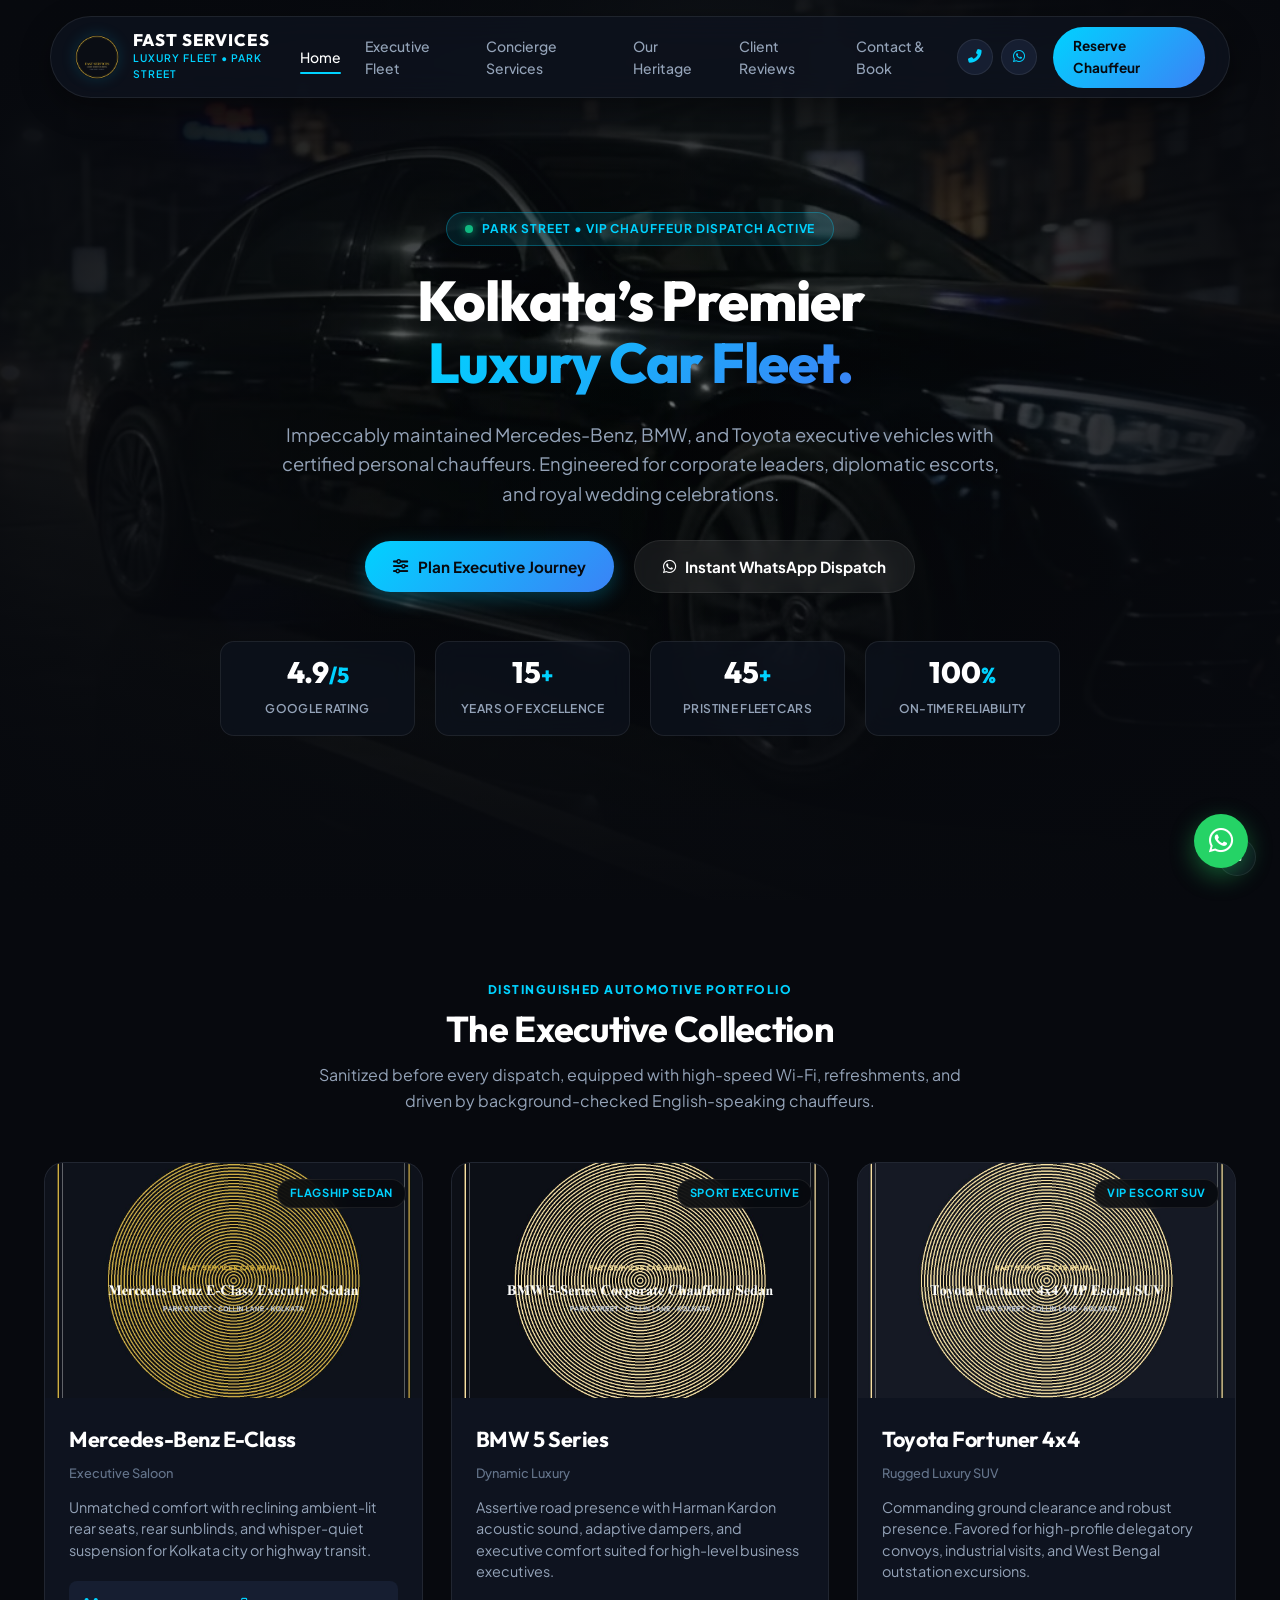
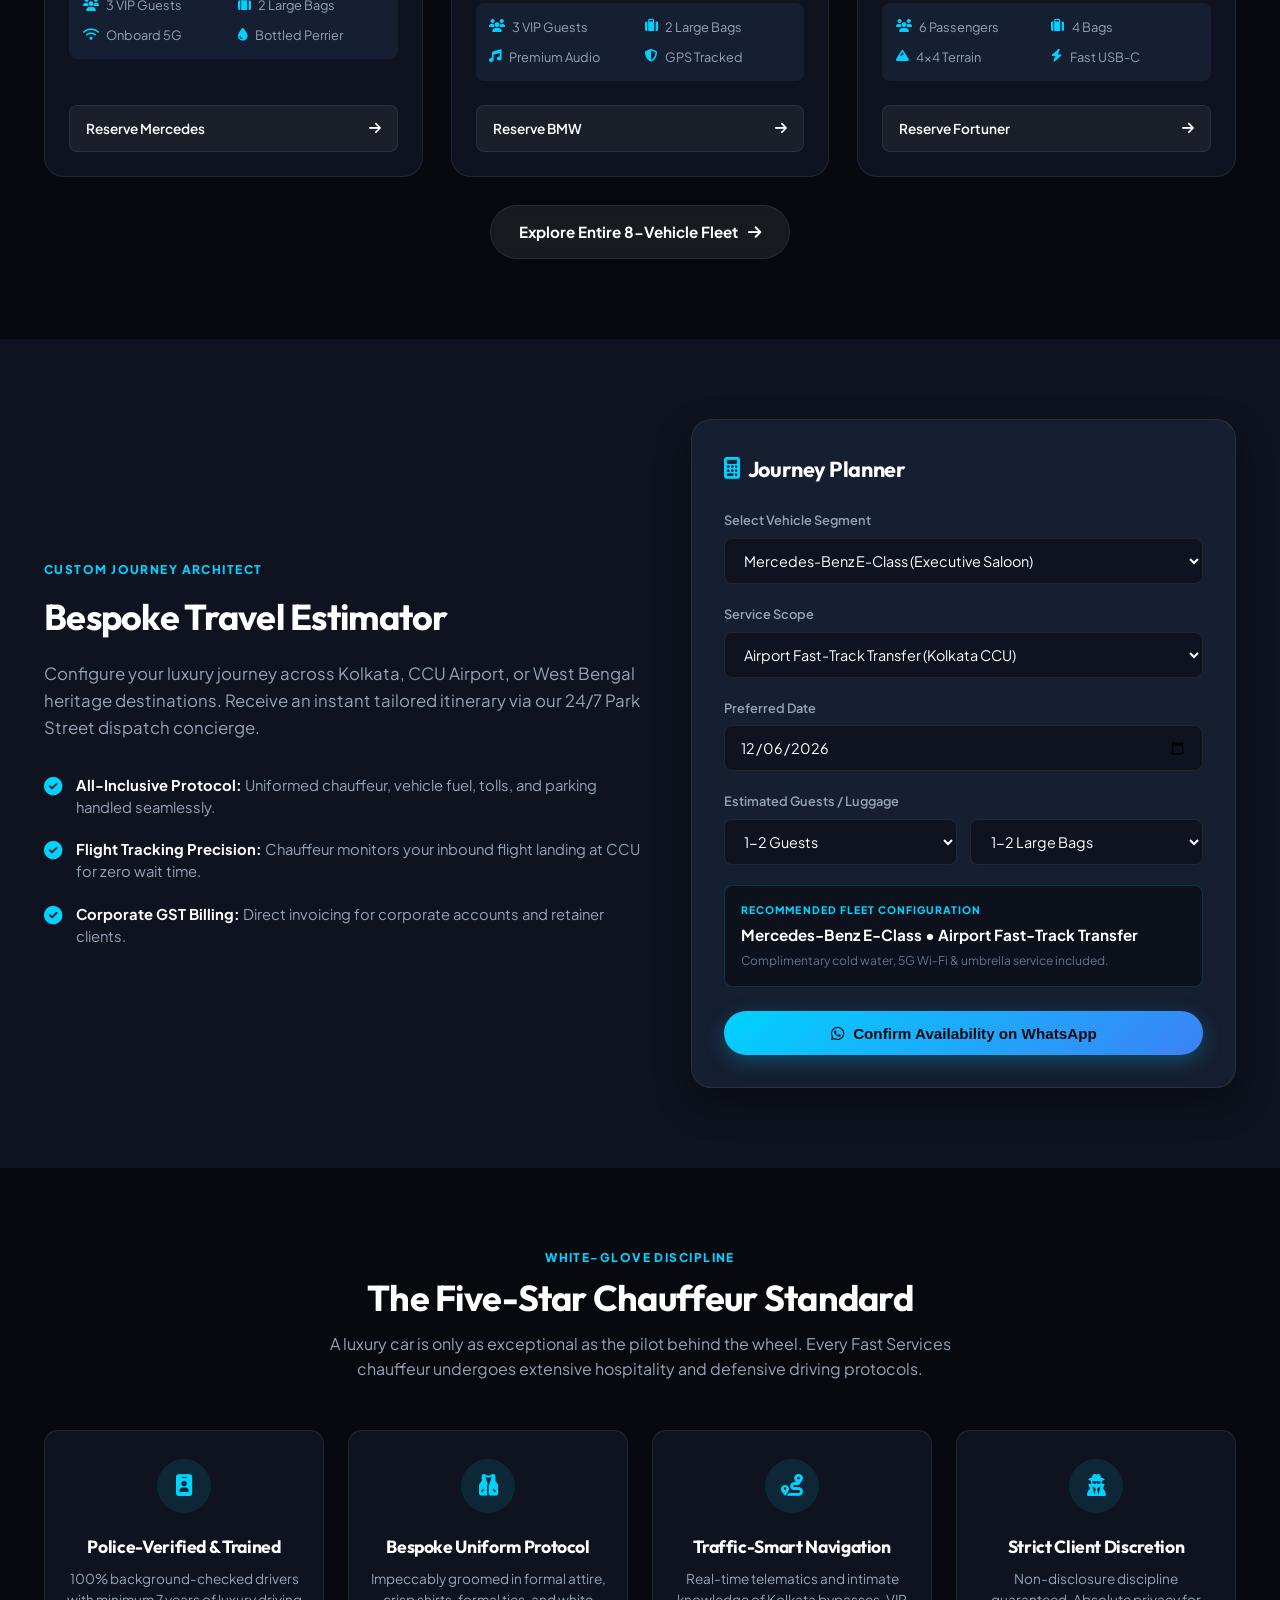
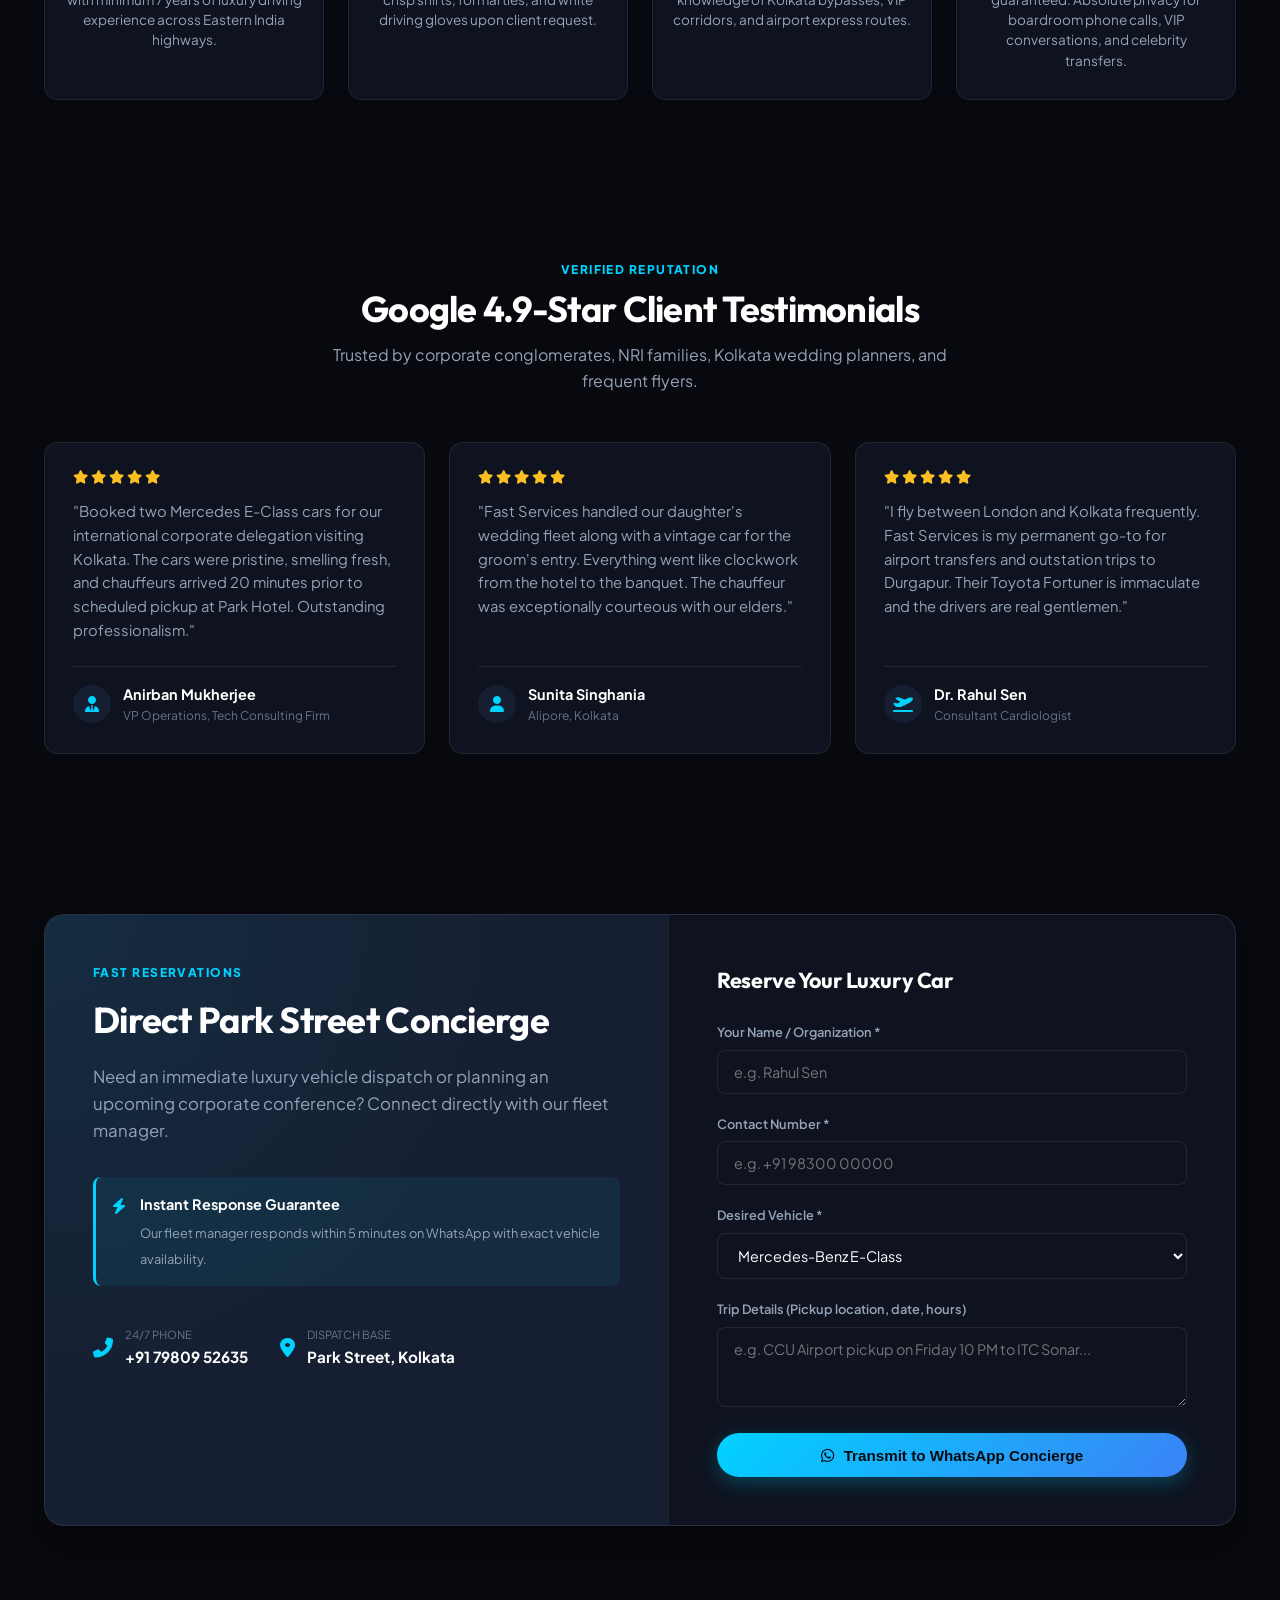
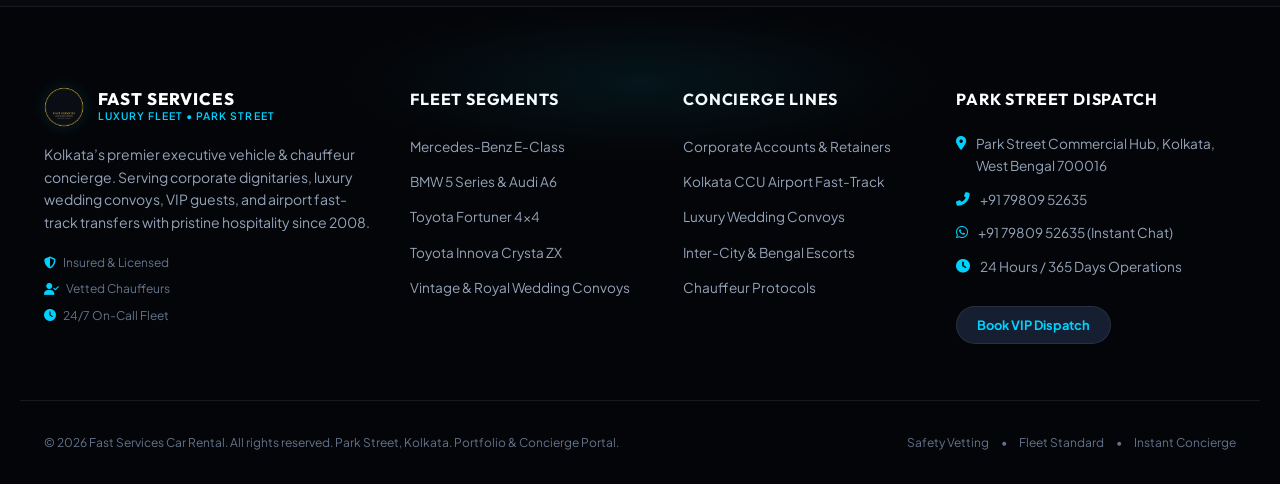
<file: index.html>
<!DOCTYPE html>
<html lang="en">
<head>
  <meta charset="UTF-8">
  <meta name="viewport" content="width=device-width, initial-scale=1.0, maximum-scale=5.0, user-scalable=yes">
  <title>Fast Services Car Rental | Kolkata's Elite Luxury Car & Chauffeur Fleet</title>
  <meta name="description" content="Kolkata's leading luxury car rental and executive chauffeur concierge in Park Street. Featuring Mercedes-Benz E-Class, BMW 5 Series, Toyota Fortuner, and VIP wedding convoys.">
  
  <!-- Favicon Suite -->
  <link rel="icon" type="image/svg+xml" href="assets/images/favicon.svg">
  <link rel="icon" type="image/png" sizes="32x32" href="assets/images/favicon-32x32.png">
  <link rel="icon" href="assets/images/favicon.ico">
  <link rel="apple-touch-icon" href="assets/images/apple-touch-icon.png">
  
  <!-- Google Fonts & FontAwesome -->
  <link rel="preconnect" href="https://fonts.googleapis.com">
  <link rel="preconnect" href="https://fonts.gstatic.com" crossorigin>
  <link href="https://fonts.googleapis.com/css2?family=Plus+Jakarta+Sans:wght@300;400;500;600;700;800&family=Outfit:wght@400;500;600;700;800;900&display=swap" rel="stylesheet">
  <link rel="stylesheet" href="https://cdnjs.cloudflare.com/ajax/libs/font-awesome/6.4.0/css/all.min.css">
  
  <!-- Bespoke Stylesheet -->
  <link rel="stylesheet" href="styles.css">
</head>
<body class="page-index">

<!-- Executive Floating Glass Header -->
<header class="site-header">
  <div class="header-inner container">
    <a href="index.html" class="brand-link">
      <img src="assets/images/logo.png" alt="Fast Services Car Rental Logo" class="brand-logo" width="44" height="44">
      <div class="brand-meta">
        <span class="brand-title">FAST SERVICES</span>
        <span class="brand-sub">LUXURY FLEET &#8226; PARK STREET</span>
      </div>
    </a>
    
    <nav class="desktop-nav" aria-label="Main Navigation">
      <a href="index.html" class="nav-link active">Home</a><a href="fleet.html" class="nav-link ">Executive Fleet</a><a href="services.html" class="nav-link ">Concierge Services</a><a href="about.html" class="nav-link ">Our Heritage</a><a href="reviews.html" class="nav-link ">Client Reviews</a><a href="contact.html" class="nav-link ">Contact & Book</a>
    </nav>
    
    <div class="header-actions">
      <div class="social-circle-icons">
        <a href="tel:+917980952635" class="header-icon-btn" aria-label="Call Fast Services Hotline"><i class="fas fa-phone-alt"></i></a>
        <a href="https://wa.me/917980952635?text=Hello%20Fast%20Services%20Car%20Rental%2C%20I%20would%20like%20to%20inquire%20about%20a%20luxury%20car%20booking." target="_blank" rel="noopener" class="header-icon-btn" aria-label="WhatsApp Fast Services"><i class="fab fa-whatsapp"></i></a>
      </div>
      <a href="contact.html" class="btn-cta-pill">Reserve Chauffeur</a>
      <button class="menu-toggle" id="menuToggle" aria-label="Toggle Navigation Menu" aria-expanded="false">
        <span class="bar bar-1"></span>
        <span class="bar bar-2"></span>
        <span class="bar bar-3"></span>
      </button>
    </div>
  </div>
</header>

<!-- Mobile Navigation Drawer -->
<div class="mobile-drawer" id="mobileDrawer" aria-hidden="true">
  <div class="drawer-backdrop" id="drawerBackdrop"></div>
  <div class="drawer-content">
    <div class="drawer-header">
      <div class="brand-meta">
        <span class="brand-title">FAST SERVICES</span>
        <span class="brand-sub">LUXURY FLEET &#8226; PARK STREET</span>
      </div>
      <button class="drawer-close" id="drawerClose" aria-label="Close Menu">&times;</button>
    </div>
    <div class="drawer-links">
      <a href="index.html" class="drawer-link active">Home</a><a href="fleet.html" class="drawer-link ">Executive Fleet</a><a href="services.html" class="drawer-link ">Concierge Services</a><a href="about.html" class="drawer-link ">Our Heritage</a><a href="reviews.html" class="drawer-link ">Client Reviews</a><a href="contact.html" class="drawer-link ">Contact & Book</a>
    </div>
    <div class="drawer-cta-wrapper">
      <a href="https://wa.me/917980952635?text=Hello%20Fast%20Services%20Car%20Rental%2C%20I%20would%20like%20to%20reserve%20a%20chauffeur-driven%20luxury%20vehicle." target="_blank" rel="noopener" class="btn-hero-primary w-full">
        <i class="fab fa-whatsapp"></i> Instant WhatsApp Dispatch
      </a>
      <p class="drawer-hotline"><i class="fas fa-phone-alt"></i> 24/7 Hotline: +91 79809 52635</p>
    </div>
  </div>
</div>


<!-- HERO SECTION: 16:9 GEMINI CINEMATIC VIDEO WITH CONTROL & COMPACT TELEMETRY -->
<section class="hero-section" id="hero">
  <div class="video-container">
    <video autoplay loop muted playsinline id="heroVideo" poster="assets/images/hero-poster.jpg" class="hero-video-media" preload="metadata">
      <source src="assets/videos/hero.mp4" type="video/mp4">
    </video>
    <div class="hero-gradient-overlay"></div>
    <button class="video-control-btn" id="videoToggle" aria-label="Pause or Play Hero Background Video">
      <i class="fas fa-pause"></i>
    </button>
  </div>
  
  <div class="container hero-content-wrapper">
    <div class="hero-badge animate-fade-in">
      <span class="live-beacon"></span>
      <span class="hero-badge-text">PARK STREET &#8226; VIP CHAUFFEUR DISPATCH ACTIVE</span>
    </div>
    
    <h1 class="hero-title animate-fade-in-up">
      Kolkata’s Premier <br>
      <span class="dynamic-typewriter" id="typewriterText">Luxury Car Fleet.</span>
    </h1>
    
    <p class="hero-lead animate-fade-in-up">
      Impeccably maintained Mercedes-Benz, BMW, and Toyota executive vehicles with certified personal chauffeurs. Engineered for corporate leaders, diplomatic escorts, and royal wedding celebrations.
    </p>
    
    <div class="hero-cta-group animate-fade-in-up">
      <a href="#booking-calculator" class="btn-hero-primary">
        <i class="fas fa-sliders-h"></i> Plan Executive Journey
      </a>
      <a href="https://wa.me/917980952635?text=Hello%20Fast%20Services%20Car%20Rental%2C%20I%20would%20like%20to%20book%20a%20luxury%20chauffeur%20in%20Kolkata." target="_blank" rel="noopener" class="btn-hero-secondary">
        <i class="fab fa-whatsapp"></i> Instant WhatsApp Dispatch
      </a>
    </div>
    
    <!-- Hero Telemetry Metrics (Strict 2x2 Grid on Mobile fitting above 844px fold) -->
    <div class="hero-telemetry-grid animate-fade-in-up">
      <div class="telemetry-card">
        <div class="stat-number-wrap">
          <span class="stat-counter" data-target="4.9">0</span><span class="stat-suffix">/5</span>
        </div>
        <span class="stat-label">Google Rating</span>
      </div>
      <div class="telemetry-card">
        <div class="stat-number-wrap">
          <span class="stat-counter" data-target="15">0</span><span class="stat-suffix">+</span>
        </div>
        <span class="stat-label">Years of Excellence</span>
      </div>
      <div class="telemetry-card">
        <div class="stat-number-wrap">
          <span class="stat-counter" data-target="45">0</span><span class="stat-suffix">+</span>
        </div>
        <span class="stat-label">Pristine Fleet Cars</span>
      </div>
      <div class="telemetry-card">
        <div class="stat-number-wrap">
          <span class="stat-counter" data-target="100">0</span><span class="stat-suffix">%</span>
        </div>
        <span class="stat-label">On-Time Reliability</span>
      </div>
    </div>
  </div>
</section>

<!-- HIGHLIGHT SHOWCASE: SIGNATURE VEHICLES -->
<section class="section section-fleet-highlight" id="fleet-preview">
  <div class="container">
    <div class="section-header text-center">
      <div class="section-eyebrow">DISTINGUISHED AUTOMOTIVE PORTFOLIO</div>
      <h2 class="section-title">The Executive Collection</h2>
      <p class="section-lead">Sanitized before every dispatch, equipped with high-speed Wi-Fi, refreshments, and driven by background-checked English-speaking chauffeurs.</p>
    </div>
    
    <div class="portfolio-grid">
      <!-- Card 1: Mercedes-Benz E-Class -->
      <div class="vehicle-card tilt-card">
        <div class="vehicle-img-wrap">
          <img src="assets/images/car-mercedes-eclass.jpg" alt="Mercedes-Benz E-Class Luxury Sedan" class="vehicle-img" loading="lazy">
          <span class="vehicle-tag">Flagship Sedan</span>
        </div>
        <div class="vehicle-body">
          <div class="vehicle-header">
            <h3 class="vehicle-name">Mercedes-Benz E-Class</h3>
            <span class="vehicle-archetype">Executive Saloon</span>
          </div>
          <p class="vehicle-desc">Unmatched comfort with reclining ambient-lit rear seats, rear sunblinds, and whisper-quiet suspension for Kolkata city or highway transit.</p>
          <div class="vehicle-amenities">
            <span><i class="fas fa-users"></i> 3 VIP Guests</span>
            <span><i class="fas fa-suitcase"></i> 2 Large Bags</span>
            <span><i class="fas fa-wifi"></i> Onboard 5G</span>
            <span><i class="fas fa-tint"></i> Bottled Perrier</span>
          </div>
          <div class="vehicle-card-action">
            <a href="contact.html?car=Mercedes-Benz+E-Class" class="btn-card-inquire">Reserve Mercedes <i class="fas fa-arrow-right"></i></a>
          </div>
        </div>
      </div>

      <!-- Card 2: BMW 5 Series -->
      <div class="vehicle-card tilt-card">
        <div class="vehicle-img-wrap">
          <img src="assets/images/car-bmw-5series.jpg" alt="BMW 5 Series Executive Sport Sedan" class="vehicle-img" loading="lazy">
          <span class="vehicle-tag">Sport Executive</span>
        </div>
        <div class="vehicle-body">
          <div class="vehicle-header">
            <h3 class="vehicle-name">BMW 5 Series</h3>
            <span class="vehicle-archetype">Dynamic Luxury</span>
          </div>
          <p class="vehicle-desc">Assertive road presence with Harman Kardon acoustic sound, adaptive dampers, and executive comfort suited for high-level business executives.</p>
          <div class="vehicle-amenities">
            <span><i class="fas fa-users"></i> 3 VIP Guests</span>
            <span><i class="fas fa-suitcase"></i> 2 Large Bags</span>
            <span><i class="fas fa-music"></i> Premium Audio</span>
            <span><i class="fas fa-shield-alt"></i> GPS Tracked</span>
          </div>
          <div class="vehicle-card-action">
            <a href="contact.html?car=BMW+5+Series" class="btn-card-inquire">Reserve BMW <i class="fas fa-arrow-right"></i></a>
          </div>
        </div>
      </div>

      <!-- Card 3: Toyota Fortuner 4x4 -->
      <div class="vehicle-card tilt-card">
        <div class="vehicle-img-wrap">
          <img src="assets/images/car-toyota-fortuner.jpg" alt="Toyota Fortuner 4x4 Luxury SUV" class="vehicle-img" loading="lazy">
          <span class="vehicle-tag">VIP Escort SUV</span>
        </div>
        <div class="vehicle-body">
          <div class="vehicle-header">
            <h3 class="vehicle-name">Toyota Fortuner 4x4</h3>
            <span class="vehicle-archetype">Rugged Luxury SUV</span>
          </div>
          <p class="vehicle-desc">Commanding ground clearance and robust presence. Favored for high-profile delegatory convoys, industrial visits, and West Bengal outstation excursions.</p>
          <div class="vehicle-amenities">
            <span><i class="fas fa-users"></i> 6 Passengers</span>
            <span><i class="fas fa-suitcase"></i> 4 Bags</span>
            <span><i class="fas fa-mountain"></i> 4x4 Terrain</span>
            <span><i class="fas fa-bolt"></i> Fast USB-C</span>
          </div>
          <div class="vehicle-card-action">
            <a href="contact.html?car=Toyota+Fortuner" class="btn-card-inquire">Reserve Fortuner <i class="fas fa-arrow-right"></i></a>
          </div>
        </div>
      </div>
    </div>
    
    <div class="section-footer-cta text-center mt-4">
      <a href="fleet.html" class="btn-hero-secondary">Explore Entire 8-Vehicle Fleet <i class="fas fa-arrow-right"></i></a>
    </div>
  </div>
</section>

<!-- INTERACTIVE LUXURY JOURNEY PLANNER & VALUE ESTIMATOR -->
<section class="section section-alt" id="booking-calculator">
  <div class="container">
    <div class="calculator-wrapper">
      <div class="calculator-info">
        <div class="section-eyebrow">CUSTOM JOURNEY ARCHITECT</div>
        <h2 class="calculator-title">Bespoke Travel Estimator</h2>
        <p class="calculator-lead">Configure your luxury journey across Kolkata, CCU Airport, or West Bengal heritage destinations. Receive an instant tailored itinerary via our 24/7 Park Street dispatch concierge.</p>
        
        <div class="concierge-features-list">
          <div class="c-feature-item">
            <div class="c-icon"><i class="fas fa-check-circle"></i></div>
            <div class="c-text"><strong>All-Inclusive Protocol:</strong> Uniformed chauffeur, vehicle fuel, tolls, and parking handled seamlessly.</div>
          </div>
          <div class="c-feature-item">
            <div class="c-icon"><i class="fas fa-check-circle"></i></div>
            <div class="c-text"><strong>Flight Tracking Precision:</strong> Chauffeur monitors your inbound flight landing at CCU for zero wait time.</div>
          </div>
          <div class="c-feature-item">
            <div class="c-icon"><i class="fas fa-check-circle"></i></div>
            <div class="c-text"><strong>Corporate GST Billing:</strong> Direct invoicing for corporate accounts and retainer clients.</div>
          </div>
        </div>
      </div>
      
      <div class="calculator-card glass-panel">
        <h3 class="calc-card-title"><i class="fas fa-calculator text-cyan"></i> Journey Planner</h3>
        
        <form id="journeyPlannerForm" class="journey-form">
          <div class="form-group">
            <label for="calcVehicle">Select Vehicle Segment</label>
            <select id="calcVehicle" class="form-control" required>
              <option value="Mercedes-Benz E-Class" selected>Mercedes-Benz E-Class (Executive Saloon)</option>
              <option value="BMW 5 Series">BMW 5 Series (Sport Saloon)</option>
              <option value="Audi A6 Matrix">Audi A6 Matrix (Luxury Saloon)</option>
              <option value="Toyota Innova Crysta ZX">Toyota Innova Crysta ZX (Executive MUV)</option>
              <option value="Toyota Fortuner 4x4">Toyota Fortuner 4x4 (VIP SUV)</option>
              <option value="Royal Vintage Classic">Royal Vintage Classic (Wedding Convoys)</option>
            </select>
          </div>
          
          <div class="form-group">
            <label for="calcServiceType">Service Scope</label>
            <select id="calcServiceType" class="form-control" required>
              <option value="Airport Fast-Track Transfer" selected>Airport Fast-Track Transfer (Kolkata CCU)</option>
              <option value="City Executive 8-Hours / 80km">City Executive Package (8 Hours / 80 KM)</option>
              <option value="Full Day Concierge 12-Hours">Full Day VIP Concierge (12 Hours / 120 KM)</option>
              <option value="Wedding Convoy & Bridal Drop">Grand Wedding Convoy & Bridal Entrance</option>
              <option value="Outstation Excursion">Outstation Travel (Digha / Mandarmani / Shantiniketan)</option>
            </select>
          </div>
          
          <div class="form-group">
            <label for="calcDate">Preferred Date</label>
            <input type="date" id="calcDate" class="form-control" required>
          </div>
          
          <div class="form-group">
            <label for="calcGuests">Estimated Guests / Luggage</label>
            <div class="grid-2col">
              <select id="calcGuests" class="form-control">
                <option value="1-2 Guests">1-2 Guests</option>
                <option value="3-4 Guests">3-4 Guests</option>
                <option value="5-7 Guests">5-7 Guests</option>
              </select>
              <select id="calcBags" class="form-control">
                <option value="1-2 Bags">1-2 Large Bags</option>
                <option value="3-5 Bags">3-5 Bags</option>
                <option value="Event Luggage">Wedding / Event Wardrobe</option>
              </select>
            </div>
          </div>
          
          <div class="calc-output-box">
            <div class="calc-output-label">RECOMMENDED FLEET CONFIGURATION</div>
            <div class="calc-output-summary" id="calcSummary">Mercedes-Benz E-Class &#8226; Airport Fast-Track Transfer</div>
            <div class="calc-output-note">Complimentary cold water, 5G Wi-Fi & umbrella service included.</div>
          </div>
          
          <button type="button" id="btnDispatchPlanner" class="btn-hero-primary w-full">
            <i class="fab fa-whatsapp"></i> Confirm Availability on WhatsApp
          </button>
        </form>
      </div>
    </div>
  </div>
</section>

<!-- CHAUFFEUR PROTOCOLS & EXCELLENCE -->
<section class="section section-protocol" id="concierge-standards">
  <div class="container">
    <div class="section-header text-center">
      <div class="section-eyebrow">WHITE-GLOVE DISCIPLINE</div>
      <h2 class="section-title">The Five-Star Chauffeur Standard</h2>
      <p class="section-lead">A luxury car is only as exceptional as the pilot behind the wheel. Every Fast Services chauffeur undergoes extensive hospitality and defensive driving protocols.</p>
    </div>
    
    <div class="protocol-grid">
      <div class="protocol-card">
        <div class="protocol-icon"><i class="fas fa-id-badge"></i></div>
        <h3>Police-Verified & Trained</h3>
        <p>100% background-checked drivers with minimum 7 years of luxury driving experience across Eastern India highways.</p>
      </div>
      
      <div class="protocol-card">
        <div class="protocol-icon"><i class="fas fa-vest"></i></div>
        <h3>Bespoke Uniform Protocol</h3>
        <p>Impeccably groomed in formal attire, crisp shirts, formal ties, and white driving gloves upon client request.</p>
      </div>
      
      <div class="protocol-card">
        <div class="protocol-icon"><i class="fas fa-route"></i></div>
        <h3>Traffic-Smart Navigation</h3>
        <p>Real-time telematics and intimate knowledge of Kolkata bypasses, VIP corridors, and airport express routes.</p>
      </div>
      
      <div class="protocol-card">
        <div class="protocol-icon"><i class="fas fa-user-secret"></i></div>
        <h3>Strict Client Discretion</h3>
        <p>Non-disclosure discipline guaranteed. Absolute privacy for boardroom phone calls, VIP conversations, and celebrity transfers.</p>
      </div>
    </div>
  </div>
</section>

<!-- AUTHENTIC CLIENT REVIEWS WALL -->
<section class="section section-reviews" id="client-reviews">
  <div class="container">
    <div class="section-header text-center">
      <div class="section-eyebrow">VERIFIED REPUTATION</div>
      <h2 class="section-title">Google 4.9-Star Client Testimonials</h2>
      <p class="section-lead">Trusted by corporate conglomerates, NRI families, Kolkata wedding planners, and frequent flyers.</p>
    </div>
    
    <div class="reviews-grid">
      <!-- Review 1 -->
      <div class="review-card">
        <div class="review-rating">
          <i class="fas fa-star"></i><i class="fas fa-star"></i><i class="fas fa-star"></i><i class="fas fa-star"></i><i class="fas fa-star"></i>
        </div>
        <p class="review-text">"Booked two Mercedes E-Class cars for our international corporate delegation visiting Kolkata. The cars were pristine, smelling fresh, and chauffeurs arrived 20 minutes prior to scheduled pickup at Park Hotel. Outstanding professionalism."</p>
        <div class="review-author">
          <div class="author-avatar"><i class="fas fa-user-tie"></i></div>
          <div class="author-meta">
            <span class="author-name">Anirban Mukherjee</span>
            <span class="author-role">VP Operations, Tech Consulting Firm</span>
          </div>
        </div>
      </div>

      <!-- Review 2 -->
      <div class="review-card">
        <div class="review-rating">
          <i class="fas fa-star"></i><i class="fas fa-star"></i><i class="fas fa-star"></i><i class="fas fa-star"></i><i class="fas fa-star"></i>
        </div>
        <p class="review-text">"Fast Services handled our daughter's wedding fleet along with a vintage car for the groom's entry. Everything went like clockwork from the hotel to the banquet. The chauffeur was exceptionally courteous with our elders."</p>
        <div class="review-author">
          <div class="author-avatar"><i class="fas fa-user"></i></div>
          <div class="author-meta">
            <span class="author-name">Sunita Singhania</span>
            <span class="author-role">Alipore, Kolkata</span>
          </div>
        </div>
      </div>

      <!-- Review 3 -->
      <div class="review-card">
        <div class="review-rating">
          <i class="fas fa-star"></i><i class="fas fa-star"></i><i class="fas fa-star"></i><i class="fas fa-star"></i><i class="fas fa-star"></i>
        </div>
        <p class="review-text">"I fly between London and Kolkata frequently. Fast Services is my permanent go-to for airport transfers and outstation trips to Durgapur. Their Toyota Fortuner is immaculate and the drivers are real gentlemen."</p>
        <div class="review-author">
          <div class="author-avatar"><i class="fas fa-plane-departure"></i></div>
          <div class="author-meta">
            <span class="author-name">Dr. Rahul Sen</span>
            <span class="author-role">Consultant Cardiologist</span>
          </div>
        </div>
      </div>
    </div>
  </div>
</section>

<!-- DIRECT CONCIERGE INTAKE & WHATSAPP FORM -->
<section class="section section-contact-intake" id="book-now">
  <div class="container">
    <div class="contact-card-box">
      <div class="contact-text-side">
        <div class="section-eyebrow">FAST RESERVATIONS</div>
        <h2 class="contact-title">Direct Park Street Concierge</h2>
        <p class="contact-lead">Need an immediate luxury vehicle dispatch or planning an upcoming corporate conference? Connect directly with our fleet manager.</p>
        
        <div class="quick-callout">
          <div class="callout-icon"><i class="fas fa-bolt text-cyan"></i></div>
          <div class="callout-info">
            <strong>Instant Response Guarantee</strong>
            <span>Our fleet manager responds within 5 minutes on WhatsApp with exact vehicle availability.</span>
          </div>
        </div>
        
        <div class="contact-quick-stats">
          <div class="cqs-item">
            <i class="fas fa-phone-alt"></i>
            <div>
              <span class="cqs-label">24/7 Phone</span>
              <a href="tel:+917980952635" class="cqs-val">+91 79809 52635</a>
            </div>
          </div>
          <div class="cqs-item">
            <i class="fas fa-map-marker-alt"></i>
            <div>
              <span class="cqs-label">Dispatch Base</span>
              <span class="cqs-val">Park Street, Kolkata</span>
            </div>
          </div>
        </div>
      </div>
      
      <div class="contact-form-side">
        <form id="directBookingForm" class="booking-form">
          <h3 class="form-title">Reserve Your Luxury Car</h3>
          <div class="form-group">
            <label for="bookName">Your Name / Organization *</label>
            <input type="text" id="bookName" class="form-control" placeholder="e.g. Rahul Sen" required>
          </div>
          <div class="form-group">
            <label for="bookPhone">Contact Number *</label>
            <input type="tel" id="bookPhone" class="form-control" placeholder="e.g. +91 98300 00000" required>
          </div>
          <div class="form-group">
            <label for="bookFleet">Desired Vehicle *</label>
            <select id="bookFleet" class="form-control" required>
              <option value="Mercedes-Benz E-Class">Mercedes-Benz E-Class</option>
              <option value="BMW 5 Series">BMW 5 Series</option>
              <option value="Audi A6 Matrix">Audi A6 Matrix</option>
              <option value="Toyota Fortuner 4x4">Toyota Fortuner 4x4</option>
              <option value="Toyota Innova Crysta ZX">Toyota Innova Crysta ZX</option>
              <option value="Vintage Wedding Classic">Vintage Wedding Classic</option>
            </select>
          </div>
          <div class="form-group">
            <label for="bookDetails">Trip Details (Pickup location, date, hours)</label>
            <textarea id="bookDetails" class="form-control" rows="3" placeholder="e.g. CCU Airport pickup on Friday 10 PM to ITC Sonar..."></textarea>
          </div>
          <button type="submit" class="btn-form-submit w-full">
            <i class="fab fa-whatsapp"></i> Transmit to WhatsApp Concierge
          </button>
        </form>
      </div>
    </div>
  </div>
</section>

<!-- Executive Footer -->
<footer class="site-footer">
  <div class="footer-ambient-glow"></div>
  <div class="container footer-grid">
    <div class="footer-col brand-col">
      <div class="brand-link mb-3">
        <img src="assets/images/logo.png" alt="Fast Services Car Rental" class="brand-logo" width="40" height="40">
        <div class="brand-meta">
          <span class="brand-title text-white">FAST SERVICES</span>
          <span class="brand-sub">LUXURY FLEET &#8226; PARK STREET</span>
        </div>
      </div>
      <p class="footer-lead">Kolkata’s premier executive vehicle & chauffeur concierge. Serving corporate dignitaries, luxury wedding convoys, VIP guests, and airport fast-track transfers with pristine hospitality since 2008.</p>
      <div class="footer-trust-badges">
        <span class="trust-badge"><i class="fas fa-shield-alt"></i> Insured & Licensed</span>
        <span class="trust-badge"><i class="fas fa-user-check"></i> Vetted Chauffeurs</span>
        <span class="trust-badge"><i class="fas fa-clock"></i> 24/7 On-Call Fleet</span>
      </div>
    </div>
    
    <div class="footer-col links-col">
      <h4 class="footer-heading">Fleet Segments</h4>
      <ul class="footer-nav-list">
        <li><a href="fleet.html#executive-sedans">Mercedes-Benz E-Class</a></li>
        <li><a href="fleet.html#executive-sedans">BMW 5 Series & Audi A6</a></li>
        <li><a href="fleet.html#premium-suvs">Toyota Fortuner 4x4</a></li>
        <li><a href="fleet.html#premium-suvs">Toyota Innova Crysta ZX</a></li>
        <li><a href="fleet.html#wedding-fleet">Vintage & Royal Wedding Convoys</a></li>
      </ul>
    </div>
    
    <div class="footer-col links-col">
      <h4 class="footer-heading">Concierge Lines</h4>
      <ul class="footer-nav-list">
        <li><a href="services.html#corporate">Corporate Accounts & Retainers</a></li>
        <li><a href="services.html#airport">Kolkata CCU Airport Fast-Track</a></li>
        <li><a href="services.html#wedding">Luxury Wedding Convoys</a></li>
        <li><a href="services.html#outstation">Inter-City & Bengal Escorts</a></li>
        <li><a href="about.html">Chauffeur Protocols</a></li>
      </ul>
    </div>
    
    <div class="footer-col contact-col">
      <h4 class="footer-heading">Park Street Dispatch</h4>
      <p class="footer-contact-item"><i class="fas fa-map-marker-alt"></i> Park Street Commercial Hub, Kolkata, West Bengal 700016</p>
      <p class="footer-contact-item"><i class="fas fa-phone-alt"></i> <a href="tel:+917980952635">+91 79809 52635</a></p>
      <p class="footer-contact-item"><i class="fab fa-whatsapp"></i> <a href="https://wa.me/917980952635" target="_blank" rel="noopener">+91 79809 52635 (Instant Chat)</a></p>
      <p class="footer-contact-item"><i class="fas fa-clock"></i> 24 Hours / 365 Days Operations</p>
      <a href="contact.html" class="btn-footer-pill mt-3">Book VIP Dispatch</a>
    </div>
  </div>
  
  <div class="footer-bottom container">
    <p>&copy; 2026 Fast Services Car Rental. All rights reserved. Park Street, Kolkata. Portfolio & Concierge Portal.</p>
    <div class="footer-legal-links">
      <a href="about.html#safety">Safety Vetting</a>
      <span class="sep">&#8226;</span>
      <a href="about.html#terms">Fleet Standard</a>
      <span class="sep">&#8226;</span>
      <a href="contact.html">Instant Concierge</a>
    </div>
  </div>
</footer>

<!-- Floating WhatsApp Action Button -->
<a href="https://wa.me/917980952635?text=Hello%20Fast%20Services%20Car%20Rental%2C%20I%20am%20interested%20in%20reserving%20a%20luxury%20vehicle." class="floating-wa-btn" aria-label="Instant WhatsApp Booking" target="_blank" rel="noopener">
  <i class="fab fa-whatsapp"></i>
</a>

<script src="app.js"></script>
</body>
</html>
</file>
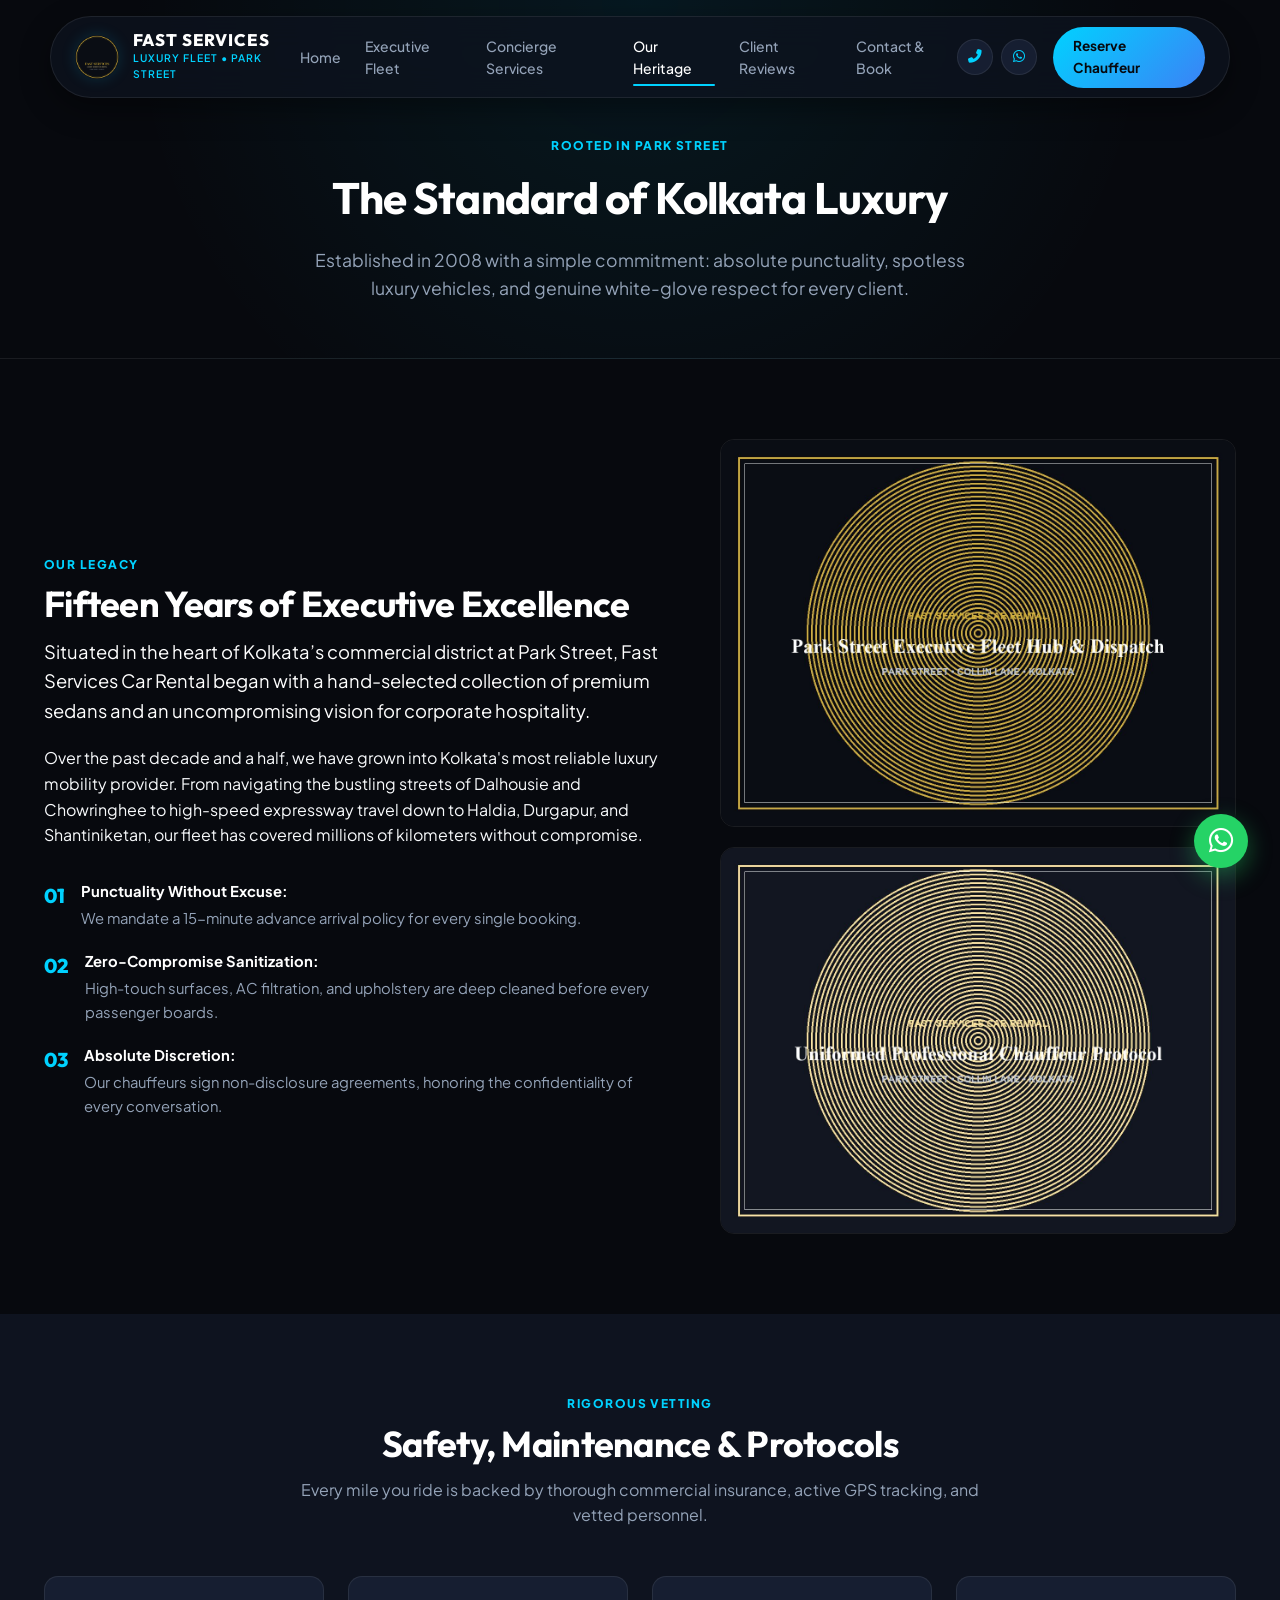
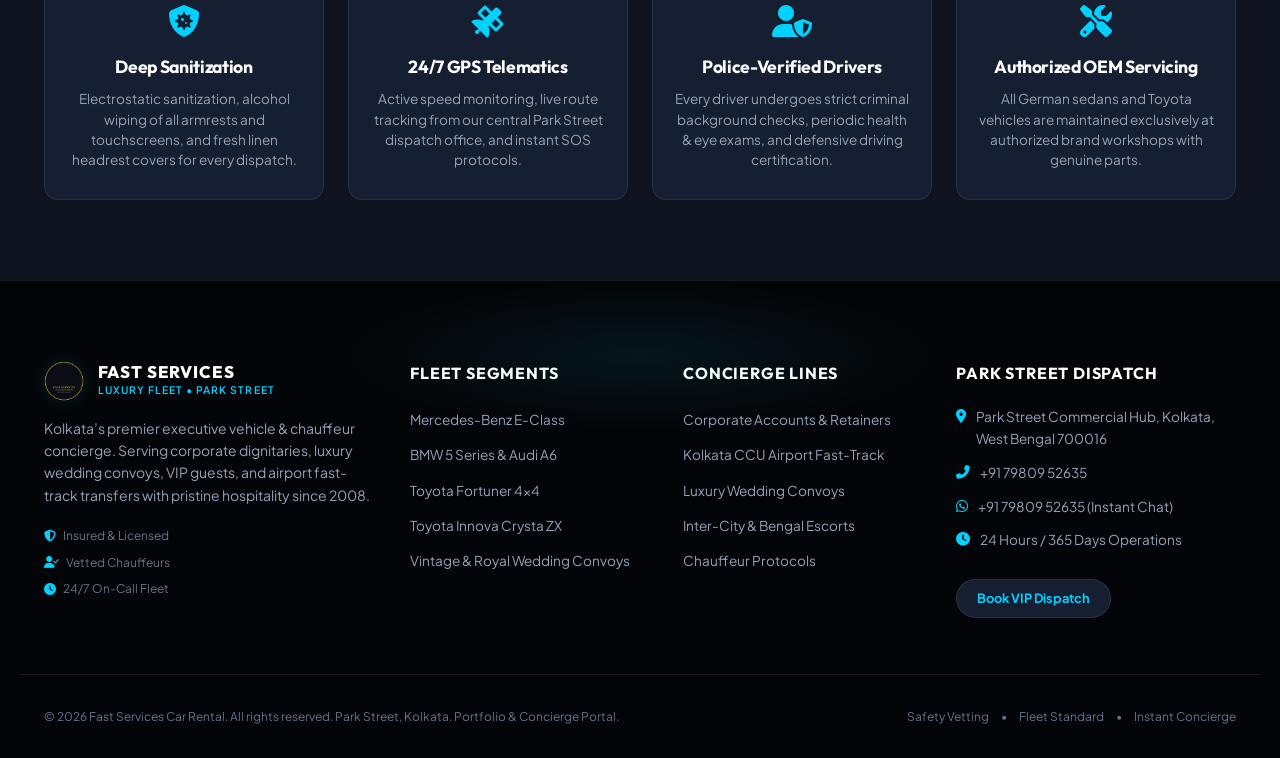
<file: about.html>
<!DOCTYPE html>
<html lang="en">
<head>
  <meta charset="UTF-8">
  <meta name="viewport" content="width=device-width, initial-scale=1.0, maximum-scale=5.0, user-scalable=yes">
  <title>Our Heritage & Safety Standards | Fast Services Car Rental</title>
  <meta name="description" content="Learn about Fast Services Car Rental Park Street: 15+ years of elite luxury car rental in Kolkata, chauffeur safety vetting, and executive transport standards.">
  
  <!-- Favicon Suite -->
  <link rel="icon" type="image/svg+xml" href="assets/images/favicon.svg">
  <link rel="icon" type="image/png" sizes="32x32" href="assets/images/favicon-32x32.png">
  <link rel="icon" href="assets/images/favicon.ico">
  <link rel="apple-touch-icon" href="assets/images/apple-touch-icon.png">
  
  <!-- Google Fonts & FontAwesome -->
  <link rel="preconnect" href="https://fonts.googleapis.com">
  <link rel="preconnect" href="https://fonts.gstatic.com" crossorigin>
  <link href="https://fonts.googleapis.com/css2?family=Plus+Jakarta+Sans:wght@300;400;500;600;700;800&family=Outfit:wght@400;500;600;700;800;900&display=swap" rel="stylesheet">
  <link rel="stylesheet" href="https://cdnjs.cloudflare.com/ajax/libs/font-awesome/6.4.0/css/all.min.css">
  
  <!-- Bespoke Stylesheet -->
  <link rel="stylesheet" href="styles.css">
</head>
<body class="page-about">

<!-- Executive Floating Glass Header -->
<header class="site-header">
  <div class="header-inner container">
    <a href="index.html" class="brand-link">
      <img src="assets/images/logo.png" alt="Fast Services Car Rental Logo" class="brand-logo" width="44" height="44">
      <div class="brand-meta">
        <span class="brand-title">FAST SERVICES</span>
        <span class="brand-sub">LUXURY FLEET &#8226; PARK STREET</span>
      </div>
    </a>
    
    <nav class="desktop-nav" aria-label="Main Navigation">
      <a href="index.html" class="nav-link ">Home</a><a href="fleet.html" class="nav-link ">Executive Fleet</a><a href="services.html" class="nav-link ">Concierge Services</a><a href="about.html" class="nav-link active">Our Heritage</a><a href="reviews.html" class="nav-link ">Client Reviews</a><a href="contact.html" class="nav-link ">Contact & Book</a>
    </nav>
    
    <div class="header-actions">
      <div class="social-circle-icons">
        <a href="tel:+917980952635" class="header-icon-btn" aria-label="Call Fast Services Hotline"><i class="fas fa-phone-alt"></i></a>
        <a href="https://wa.me/917980952635?text=Hello%20Fast%20Services%20Car%20Rental%2C%20I%20would%20like%20to%20inquire%20about%20a%20luxury%20car%20booking." target="_blank" rel="noopener" class="header-icon-btn" aria-label="WhatsApp Fast Services"><i class="fab fa-whatsapp"></i></a>
      </div>
      <a href="contact.html" class="btn-cta-pill">Reserve Chauffeur</a>
      <button class="menu-toggle" id="menuToggle" aria-label="Toggle Navigation Menu" aria-expanded="false">
        <span class="bar bar-1"></span>
        <span class="bar bar-2"></span>
        <span class="bar bar-3"></span>
      </button>
    </div>
  </div>
</header>

<!-- Mobile Navigation Drawer -->
<div class="mobile-drawer" id="mobileDrawer" aria-hidden="true">
  <div class="drawer-backdrop" id="drawerBackdrop"></div>
  <div class="drawer-content">
    <div class="drawer-header">
      <div class="brand-meta">
        <span class="brand-title">FAST SERVICES</span>
        <span class="brand-sub">LUXURY FLEET &#8226; PARK STREET</span>
      </div>
      <button class="drawer-close" id="drawerClose" aria-label="Close Menu">&times;</button>
    </div>
    <div class="drawer-links">
      <a href="index.html" class="drawer-link ">Home</a><a href="fleet.html" class="drawer-link ">Executive Fleet</a><a href="services.html" class="drawer-link ">Concierge Services</a><a href="about.html" class="drawer-link active">Our Heritage</a><a href="reviews.html" class="drawer-link ">Client Reviews</a><a href="contact.html" class="drawer-link ">Contact & Book</a>
    </div>
    <div class="drawer-cta-wrapper">
      <a href="https://wa.me/917980952635?text=Hello%20Fast%20Services%20Car%20Rental%2C%20I%20would%20like%20to%20reserve%20a%20chauffeur-driven%20luxury%20vehicle." target="_blank" rel="noopener" class="btn-hero-primary w-full">
        <i class="fab fa-whatsapp"></i> Instant WhatsApp Dispatch
      </a>
      <p class="drawer-hotline"><i class="fas fa-phone-alt"></i> 24/7 Hotline: +91 79809 52635</p>
    </div>
  </div>
</div>


<section class="page-banner">
  <div class="container text-center">
    <div class="section-eyebrow">ROOTED IN PARK STREET</div>
    <h1 class="page-title">The Standard of Kolkata Luxury</h1>
    <p class="page-subtitle">Established in 2008 with a simple commitment: absolute punctuality, spotless luxury vehicles, and genuine white-glove respect for every client.</p>
  </div>
</section>

<section class="section section-about-story">
  <div class="container">
    <div class="about-grid">
      <div class="about-text-content">
        <div class="section-eyebrow">OUR LEGACY</div>
        <h2 class="section-title">Fifteen Years of Executive Excellence</h2>
        <p class="lead-text">Situated in the heart of Kolkata’s commercial district at Park Street, Fast Services Car Rental began with a hand-selected collection of premium sedans and an uncompromising vision for corporate hospitality.</p>
        <p>Over the past decade and a half, we have grown into Kolkata's most reliable luxury mobility provider. From navigating the bustling streets of Dalhousie and Chowringhee to high-speed expressway travel down to Haldia, Durgapur, and Shantiniketan, our fleet has covered millions of kilometers without compromise.</p>
        
        <div class="core-values-box">
          <div class="value-item">
            <span class="value-num">01</span>
            <div class="value-info">
              <strong>Punctuality Without Excuse:</strong> We mandate a 15-minute advance arrival policy for every single booking.
            </div>
          </div>
          <div class="value-item">
            <span class="value-num">02</span>
            <div class="value-info">
              <strong>Zero-Compromise Sanitization:</strong> High-touch surfaces, AC filtration, and upholstery are deep cleaned before every passenger boards.
            </div>
          </div>
          <div class="value-item">
            <span class="value-num">03</span>
            <div class="value-info">
              <strong>Absolute Discretion:</strong> Our chauffeurs sign non-disclosure agreements, honoring the confidentiality of every conversation.
            </div>
          </div>
        </div>
      </div>
      
      <div class="about-image-column">
        <div class="image-stack">
          <img src="assets/images/fleet-headquarters.jpg" alt="Fast Services Fleet Headquarters" class="stack-img-1" loading="lazy">
          <img src="assets/images/chauffeur-protocol.jpg" alt="Chauffeur Welcoming Guest" class="stack-img-2" loading="lazy">
        </div>
      </div>
    </div>
  </div>
</section>

<section class="section section-alt" id="safety">
  <div class="container">
    <div class="section-header text-center">
      <div class="section-eyebrow">RIGOROUS VETTING</div>
      <h2 class="section-title">Safety, Maintenance & Protocols</h2>
      <p class="section-lead">Every mile you ride is backed by thorough commercial insurance, active GPS tracking, and vetted personnel.</p>
    </div>
    
    <div class="safety-grid">
      <div class="safety-card">
        <i class="fas fa-shield-virus text-cyan"></i>
        <h3>Deep Sanitization</h3>
        <p>Electrostatic sanitization, alcohol wiping of all armrests and touchscreens, and fresh linen headrest covers for every dispatch.</p>
      </div>
      
      <div class="safety-card">
        <i class="fas fa-satellite text-cyan"></i>
        <h3>24/7 GPS Telematics</h3>
        <p>Active speed monitoring, live route tracking from our central Park Street dispatch office, and instant SOS protocols.</p>
      </div>
      
      <div class="safety-card">
        <i class="fas fa-user-shield text-cyan"></i>
        <h3>Police-Verified Drivers</h3>
        <p>Every driver undergoes strict criminal background checks, periodic health & eye exams, and defensive driving certification.</p>
      </div>
      
      <div class="safety-card">
        <i class="fas fa-tools text-cyan"></i>
        <h3>Authorized OEM Servicing</h3>
        <p>All German sedans and Toyota vehicles are maintained exclusively at authorized brand workshops with genuine parts.</p>
      </div>
    </div>
  </div>
</section>

<!-- Executive Footer -->
<footer class="site-footer">
  <div class="footer-ambient-glow"></div>
  <div class="container footer-grid">
    <div class="footer-col brand-col">
      <div class="brand-link mb-3">
        <img src="assets/images/logo.png" alt="Fast Services Car Rental" class="brand-logo" width="40" height="40">
        <div class="brand-meta">
          <span class="brand-title text-white">FAST SERVICES</span>
          <span class="brand-sub">LUXURY FLEET &#8226; PARK STREET</span>
        </div>
      </div>
      <p class="footer-lead">Kolkata’s premier executive vehicle & chauffeur concierge. Serving corporate dignitaries, luxury wedding convoys, VIP guests, and airport fast-track transfers with pristine hospitality since 2008.</p>
      <div class="footer-trust-badges">
        <span class="trust-badge"><i class="fas fa-shield-alt"></i> Insured & Licensed</span>
        <span class="trust-badge"><i class="fas fa-user-check"></i> Vetted Chauffeurs</span>
        <span class="trust-badge"><i class="fas fa-clock"></i> 24/7 On-Call Fleet</span>
      </div>
    </div>
    
    <div class="footer-col links-col">
      <h4 class="footer-heading">Fleet Segments</h4>
      <ul class="footer-nav-list">
        <li><a href="fleet.html#executive-sedans">Mercedes-Benz E-Class</a></li>
        <li><a href="fleet.html#executive-sedans">BMW 5 Series & Audi A6</a></li>
        <li><a href="fleet.html#premium-suvs">Toyota Fortuner 4x4</a></li>
        <li><a href="fleet.html#premium-suvs">Toyota Innova Crysta ZX</a></li>
        <li><a href="fleet.html#wedding-fleet">Vintage & Royal Wedding Convoys</a></li>
      </ul>
    </div>
    
    <div class="footer-col links-col">
      <h4 class="footer-heading">Concierge Lines</h4>
      <ul class="footer-nav-list">
        <li><a href="services.html#corporate">Corporate Accounts & Retainers</a></li>
        <li><a href="services.html#airport">Kolkata CCU Airport Fast-Track</a></li>
        <li><a href="services.html#wedding">Luxury Wedding Convoys</a></li>
        <li><a href="services.html#outstation">Inter-City & Bengal Escorts</a></li>
        <li><a href="about.html">Chauffeur Protocols</a></li>
      </ul>
    </div>
    
    <div class="footer-col contact-col">
      <h4 class="footer-heading">Park Street Dispatch</h4>
      <p class="footer-contact-item"><i class="fas fa-map-marker-alt"></i> Park Street Commercial Hub, Kolkata, West Bengal 700016</p>
      <p class="footer-contact-item"><i class="fas fa-phone-alt"></i> <a href="tel:+917980952635">+91 79809 52635</a></p>
      <p class="footer-contact-item"><i class="fab fa-whatsapp"></i> <a href="https://wa.me/917980952635" target="_blank" rel="noopener">+91 79809 52635 (Instant Chat)</a></p>
      <p class="footer-contact-item"><i class="fas fa-clock"></i> 24 Hours / 365 Days Operations</p>
      <a href="contact.html" class="btn-footer-pill mt-3">Book VIP Dispatch</a>
    </div>
  </div>
  
  <div class="footer-bottom container">
    <p>&copy; 2026 Fast Services Car Rental. All rights reserved. Park Street, Kolkata. Portfolio & Concierge Portal.</p>
    <div class="footer-legal-links">
      <a href="about.html#safety">Safety Vetting</a>
      <span class="sep">&#8226;</span>
      <a href="about.html#terms">Fleet Standard</a>
      <span class="sep">&#8226;</span>
      <a href="contact.html">Instant Concierge</a>
    </div>
  </div>
</footer>

<!-- Floating WhatsApp Action Button -->
<a href="https://wa.me/917980952635?text=Hello%20Fast%20Services%20Car%20Rental%2C%20I%20am%20interested%20in%20reserving%20a%20luxury%20vehicle." class="floating-wa-btn" aria-label="Instant WhatsApp Booking" target="_blank" rel="noopener">
  <i class="fab fa-whatsapp"></i>
</a>

<script src="app.js"></script>
</body>
</html>
</file>
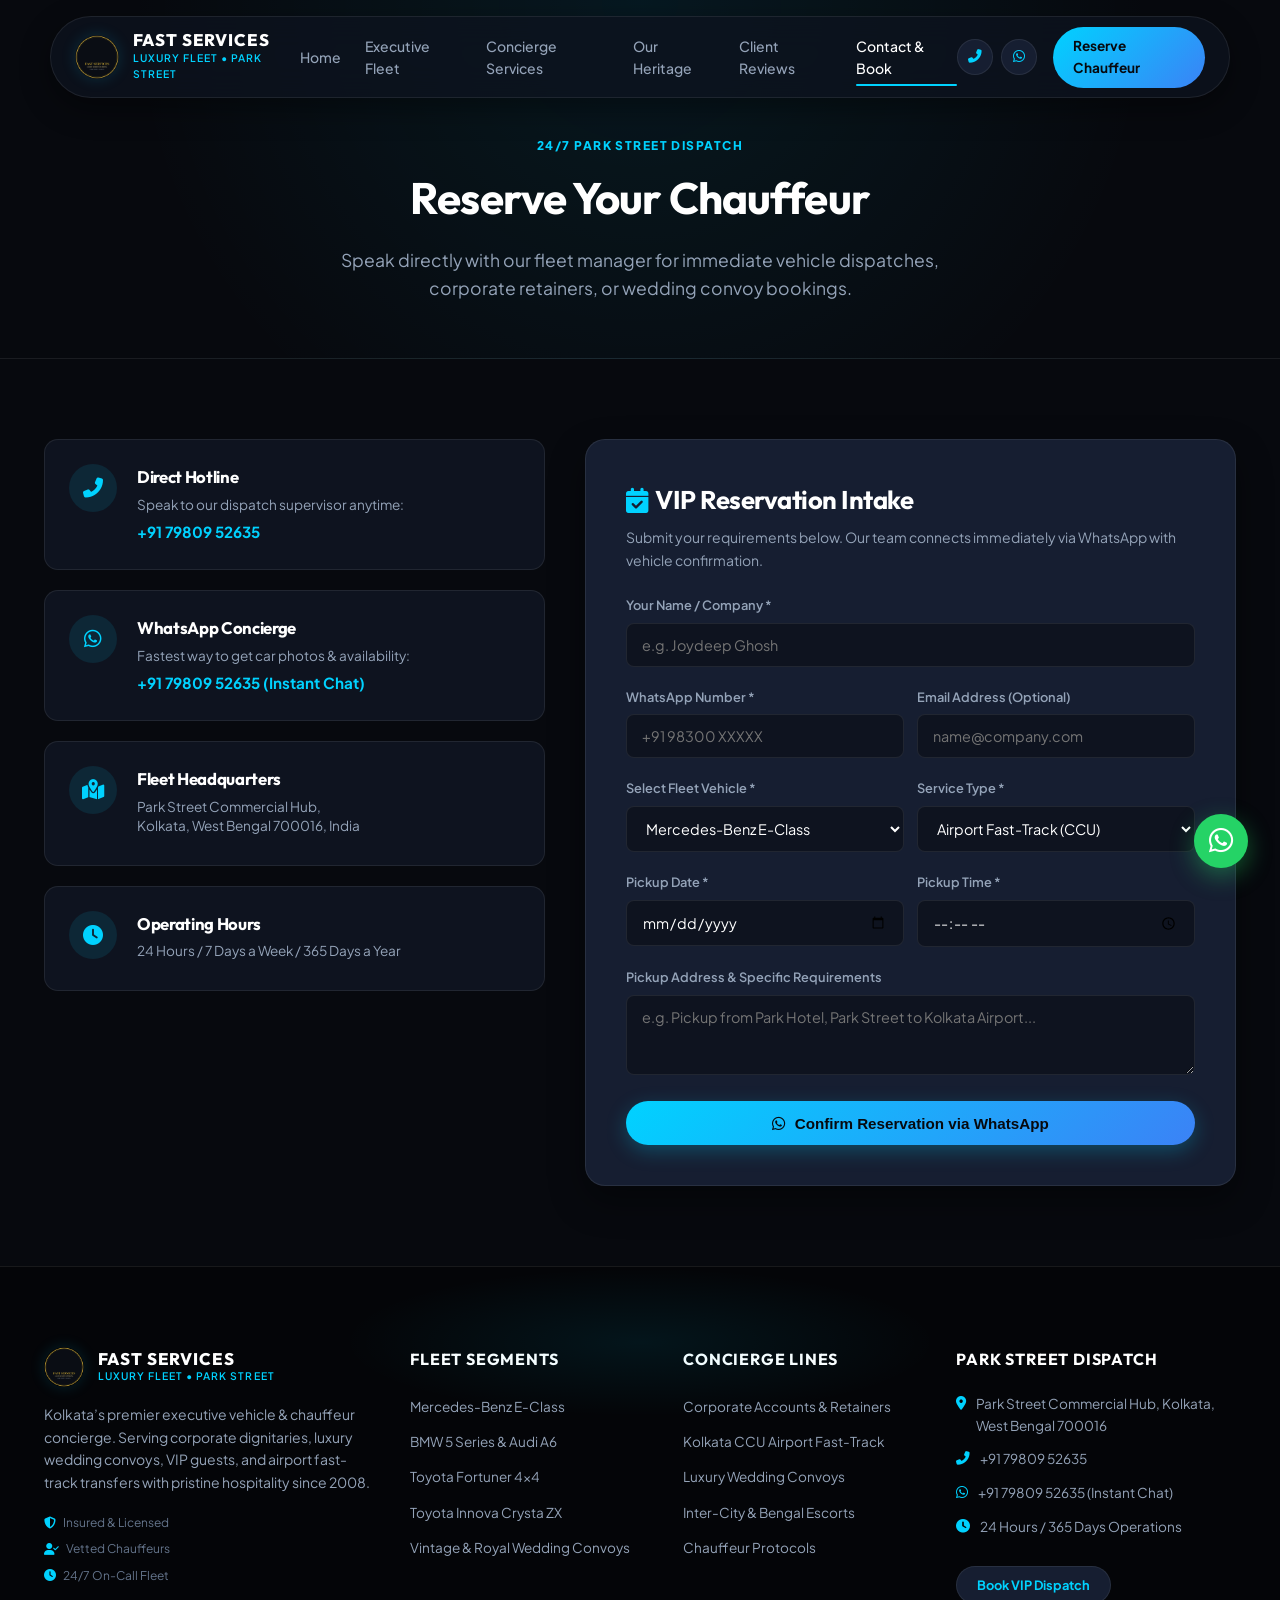
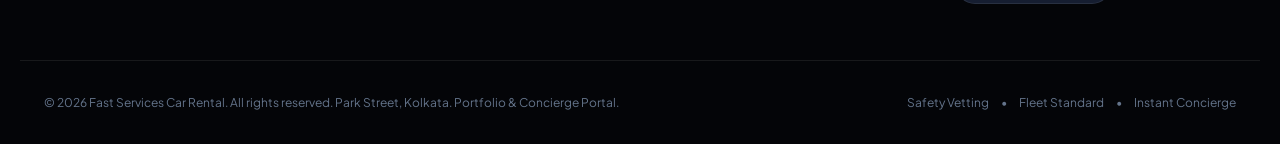
<file: contact.html>
<!DOCTYPE html>
<html lang="en">
<head>
  <meta charset="UTF-8">
  <meta name="viewport" content="width=device-width, initial-scale=1.0, maximum-scale=5.0, user-scalable=yes">
  <title>Contact & Bookings | Fast Services Car Rental Kolkata</title>
  <meta name="description" content="Connect with Fast Services Car Rental Park Street. 24/7 hotline +91 79809 52635, direct WhatsApp dispatch, and executive chauffeur reservations.">
  
  <!-- Favicon Suite -->
  <link rel="icon" type="image/svg+xml" href="assets/images/favicon.svg">
  <link rel="icon" type="image/png" sizes="32x32" href="assets/images/favicon-32x32.png">
  <link rel="icon" href="assets/images/favicon.ico">
  <link rel="apple-touch-icon" href="assets/images/apple-touch-icon.png">
  
  <!-- Google Fonts & FontAwesome -->
  <link rel="preconnect" href="https://fonts.googleapis.com">
  <link rel="preconnect" href="https://fonts.gstatic.com" crossorigin>
  <link href="https://fonts.googleapis.com/css2?family=Plus+Jakarta+Sans:wght@300;400;500;600;700;800&family=Outfit:wght@400;500;600;700;800;900&display=swap" rel="stylesheet">
  <link rel="stylesheet" href="https://cdnjs.cloudflare.com/ajax/libs/font-awesome/6.4.0/css/all.min.css">
  
  <!-- Bespoke Stylesheet -->
  <link rel="stylesheet" href="styles.css">
</head>
<body class="page-contact">

<!-- Executive Floating Glass Header -->
<header class="site-header">
  <div class="header-inner container">
    <a href="index.html" class="brand-link">
      <img src="assets/images/logo.png" alt="Fast Services Car Rental Logo" class="brand-logo" width="44" height="44">
      <div class="brand-meta">
        <span class="brand-title">FAST SERVICES</span>
        <span class="brand-sub">LUXURY FLEET &#8226; PARK STREET</span>
      </div>
    </a>
    
    <nav class="desktop-nav" aria-label="Main Navigation">
      <a href="index.html" class="nav-link ">Home</a><a href="fleet.html" class="nav-link ">Executive Fleet</a><a href="services.html" class="nav-link ">Concierge Services</a><a href="about.html" class="nav-link ">Our Heritage</a><a href="reviews.html" class="nav-link ">Client Reviews</a><a href="contact.html" class="nav-link active">Contact & Book</a>
    </nav>
    
    <div class="header-actions">
      <div class="social-circle-icons">
        <a href="tel:+917980952635" class="header-icon-btn" aria-label="Call Fast Services Hotline"><i class="fas fa-phone-alt"></i></a>
        <a href="https://wa.me/917980952635?text=Hello%20Fast%20Services%20Car%20Rental%2C%20I%20would%20like%20to%20inquire%20about%20a%20luxury%20car%20booking." target="_blank" rel="noopener" class="header-icon-btn" aria-label="WhatsApp Fast Services"><i class="fab fa-whatsapp"></i></a>
      </div>
      <a href="contact.html" class="btn-cta-pill">Reserve Chauffeur</a>
      <button class="menu-toggle" id="menuToggle" aria-label="Toggle Navigation Menu" aria-expanded="false">
        <span class="bar bar-1"></span>
        <span class="bar bar-2"></span>
        <span class="bar bar-3"></span>
      </button>
    </div>
  </div>
</header>

<!-- Mobile Navigation Drawer -->
<div class="mobile-drawer" id="mobileDrawer" aria-hidden="true">
  <div class="drawer-backdrop" id="drawerBackdrop"></div>
  <div class="drawer-content">
    <div class="drawer-header">
      <div class="brand-meta">
        <span class="brand-title">FAST SERVICES</span>
        <span class="brand-sub">LUXURY FLEET &#8226; PARK STREET</span>
      </div>
      <button class="drawer-close" id="drawerClose" aria-label="Close Menu">&times;</button>
    </div>
    <div class="drawer-links">
      <a href="index.html" class="drawer-link ">Home</a><a href="fleet.html" class="drawer-link ">Executive Fleet</a><a href="services.html" class="drawer-link ">Concierge Services</a><a href="about.html" class="drawer-link ">Our Heritage</a><a href="reviews.html" class="drawer-link ">Client Reviews</a><a href="contact.html" class="drawer-link active">Contact & Book</a>
    </div>
    <div class="drawer-cta-wrapper">
      <a href="https://wa.me/917980952635?text=Hello%20Fast%20Services%20Car%20Rental%2C%20I%20would%20like%20to%20reserve%20a%20chauffeur-driven%20luxury%20vehicle." target="_blank" rel="noopener" class="btn-hero-primary w-full">
        <i class="fab fa-whatsapp"></i> Instant WhatsApp Dispatch
      </a>
      <p class="drawer-hotline"><i class="fas fa-phone-alt"></i> 24/7 Hotline: +91 79809 52635</p>
    </div>
  </div>
</div>


<section class="page-banner">
  <div class="container text-center">
    <div class="section-eyebrow">24/7 PARK STREET DISPATCH</div>
    <h1 class="page-title">Reserve Your Chauffeur</h1>
    <p class="page-subtitle">Speak directly with our fleet manager for immediate vehicle dispatches, corporate retainers, or wedding convoy bookings.</p>
  </div>
</section>

<section class="section section-contact-full">
  <div class="container">
    <div class="contact-full-grid">
      
      <!-- Contact Info Cards -->
      <div class="contact-info-column">
        <div class="info-card">
          <div class="info-icon"><i class="fas fa-phone-alt"></i></div>
          <div class="info-details">
            <h3>Direct Hotline</h3>
            <p>Speak to our dispatch supervisor anytime:</p>
            <a href="tel:+917980952635" class="info-link">+91 79809 52635</a>
          </div>
        </div>

        <div class="info-card">
          <div class="info-icon"><i class="fab fa-whatsapp"></i></div>
          <div class="info-details">
            <h3>WhatsApp Concierge</h3>
            <p>Fastest way to get car photos & availability:</p>
            <a href="https://wa.me/917980952635?text=Hello%20Fast%20Services%2C%20I%20would%20like%20to%20reserve%20a%20car." target="_blank" rel="noopener" class="info-link">+91 79809 52635 (Instant Chat)</a>
          </div>
        </div>

        <div class="info-card">
          <div class="info-icon"><i class="fas fa-map-marked-alt"></i></div>
          <div class="info-details">
            <h3>Fleet Headquarters</h3>
            <p>Park Street Commercial Hub,<br>Kolkata, West Bengal 700016, India</p>
          </div>
        </div>

        <div class="info-card">
          <div class="info-icon"><i class="fas fa-clock"></i></div>
          <div class="info-details">
            <h3>Operating Hours</h3>
            <p>24 Hours / 7 Days a Week / 365 Days a Year</p>
          </div>
        </div>
      </div>

      <!-- Form Column -->
      <div class="contact-form-column">
        <div class="form-wrapper glass-panel">
          <h2 class="form-heading"><i class="fas fa-calendar-check text-cyan"></i> VIP Reservation Intake</h2>
          <p class="form-subheading">Submit your requirements below. Our team connects immediately via WhatsApp with vehicle confirmation.</p>
          
          <form id="contactBookingForm" class="booking-form mt-3">
            <div class="form-group">
              <label for="cName">Your Name / Company *</label>
              <input type="text" id="cName" class="form-control" placeholder="e.g. Joydeep Ghosh" required>
            </div>
            
            <div class="grid-2col">
              <div class="form-group">
                <label for="cPhone">WhatsApp Number *</label>
                <input type="tel" id="cPhone" class="form-control" placeholder="+91 98300 XXXXX" required>
              </div>
              <div class="form-group">
                <label for="cEmail">Email Address (Optional)</label>
                <input type="email" id="cEmail" class="form-control" placeholder="name@company.com">
              </div>
            </div>

            <div class="grid-2col">
              <div class="form-group">
                <label for="cFleet">Select Fleet Vehicle *</label>
                <select id="cFleet" class="form-control" required>
                  <option value="Mercedes-Benz E-Class">Mercedes-Benz E-Class</option>
                  <option value="BMW 5 Series">BMW 5 Series</option>
                  <option value="Audi A6 Matrix">Audi A6 Matrix</option>
                  <option value="Toyota Fortuner 4x4">Toyota Fortuner 4x4</option>
                  <option value="Toyota Innova Crysta ZX">Toyota Innova Crysta ZX</option>
                  <option value="Royal Vintage Classic">Royal Vintage Classic</option>
                </select>
              </div>
              <div class="form-group">
                <label for="cService">Service Type *</label>
                <select id="cService" class="form-control" required>
                  <option value="Airport Fast-Track">Airport Fast-Track (CCU)</option>
                  <option value="City 8Hr / 80Km">City 8Hr / 80Km</option>
                  <option value="Full Day Concierge">Full Day VIP Concierge</option>
                  <option value="Wedding Convoy">Wedding Convoy</option>
                  <option value="Outstation Travel">Outstation Travel</option>
                </select>
              </div>
            </div>

            <div class="grid-2col">
              <div class="form-group">
                <label for="cDate">Pickup Date *</label>
                <input type="date" id="cDate" class="form-control" required>
              </div>
              <div class="form-group">
                <label for="cTime">Pickup Time *</label>
                <input type="time" id="cTime" class="form-control" required>
              </div>
            </div>

            <div class="form-group">
              <label for="cMessage">Pickup Address & Specific Requirements</label>
              <textarea id="cMessage" class="form-control" rows="3" placeholder="e.g. Pickup from Park Hotel, Park Street to Kolkata Airport..."></textarea>
            </div>

            <button type="submit" class="btn-form-submit w-full">
              <i class="fab fa-whatsapp"></i> Confirm Reservation via WhatsApp
            </button>
          </form>
        </div>
      </div>

    </div>
  </div>
</section>

<!-- Executive Footer -->
<footer class="site-footer">
  <div class="footer-ambient-glow"></div>
  <div class="container footer-grid">
    <div class="footer-col brand-col">
      <div class="brand-link mb-3">
        <img src="assets/images/logo.png" alt="Fast Services Car Rental" class="brand-logo" width="40" height="40">
        <div class="brand-meta">
          <span class="brand-title text-white">FAST SERVICES</span>
          <span class="brand-sub">LUXURY FLEET &#8226; PARK STREET</span>
        </div>
      </div>
      <p class="footer-lead">Kolkata’s premier executive vehicle & chauffeur concierge. Serving corporate dignitaries, luxury wedding convoys, VIP guests, and airport fast-track transfers with pristine hospitality since 2008.</p>
      <div class="footer-trust-badges">
        <span class="trust-badge"><i class="fas fa-shield-alt"></i> Insured & Licensed</span>
        <span class="trust-badge"><i class="fas fa-user-check"></i> Vetted Chauffeurs</span>
        <span class="trust-badge"><i class="fas fa-clock"></i> 24/7 On-Call Fleet</span>
      </div>
    </div>
    
    <div class="footer-col links-col">
      <h4 class="footer-heading">Fleet Segments</h4>
      <ul class="footer-nav-list">
        <li><a href="fleet.html#executive-sedans">Mercedes-Benz E-Class</a></li>
        <li><a href="fleet.html#executive-sedans">BMW 5 Series & Audi A6</a></li>
        <li><a href="fleet.html#premium-suvs">Toyota Fortuner 4x4</a></li>
        <li><a href="fleet.html#premium-suvs">Toyota Innova Crysta ZX</a></li>
        <li><a href="fleet.html#wedding-fleet">Vintage & Royal Wedding Convoys</a></li>
      </ul>
    </div>
    
    <div class="footer-col links-col">
      <h4 class="footer-heading">Concierge Lines</h4>
      <ul class="footer-nav-list">
        <li><a href="services.html#corporate">Corporate Accounts & Retainers</a></li>
        <li><a href="services.html#airport">Kolkata CCU Airport Fast-Track</a></li>
        <li><a href="services.html#wedding">Luxury Wedding Convoys</a></li>
        <li><a href="services.html#outstation">Inter-City & Bengal Escorts</a></li>
        <li><a href="about.html">Chauffeur Protocols</a></li>
      </ul>
    </div>
    
    <div class="footer-col contact-col">
      <h4 class="footer-heading">Park Street Dispatch</h4>
      <p class="footer-contact-item"><i class="fas fa-map-marker-alt"></i> Park Street Commercial Hub, Kolkata, West Bengal 700016</p>
      <p class="footer-contact-item"><i class="fas fa-phone-alt"></i> <a href="tel:+917980952635">+91 79809 52635</a></p>
      <p class="footer-contact-item"><i class="fab fa-whatsapp"></i> <a href="https://wa.me/917980952635" target="_blank" rel="noopener">+91 79809 52635 (Instant Chat)</a></p>
      <p class="footer-contact-item"><i class="fas fa-clock"></i> 24 Hours / 365 Days Operations</p>
      <a href="contact.html" class="btn-footer-pill mt-3">Book VIP Dispatch</a>
    </div>
  </div>
  
  <div class="footer-bottom container">
    <p>&copy; 2026 Fast Services Car Rental. All rights reserved. Park Street, Kolkata. Portfolio & Concierge Portal.</p>
    <div class="footer-legal-links">
      <a href="about.html#safety">Safety Vetting</a>
      <span class="sep">&#8226;</span>
      <a href="about.html#terms">Fleet Standard</a>
      <span class="sep">&#8226;</span>
      <a href="contact.html">Instant Concierge</a>
    </div>
  </div>
</footer>

<!-- Floating WhatsApp Action Button -->
<a href="https://wa.me/917980952635?text=Hello%20Fast%20Services%20Car%20Rental%2C%20I%20am%20interested%20in%20reserving%20a%20luxury%20vehicle." class="floating-wa-btn" aria-label="Instant WhatsApp Booking" target="_blank" rel="noopener">
  <i class="fab fa-whatsapp"></i>
</a>

<script src="app.js"></script>
</body>
</html>
</file>
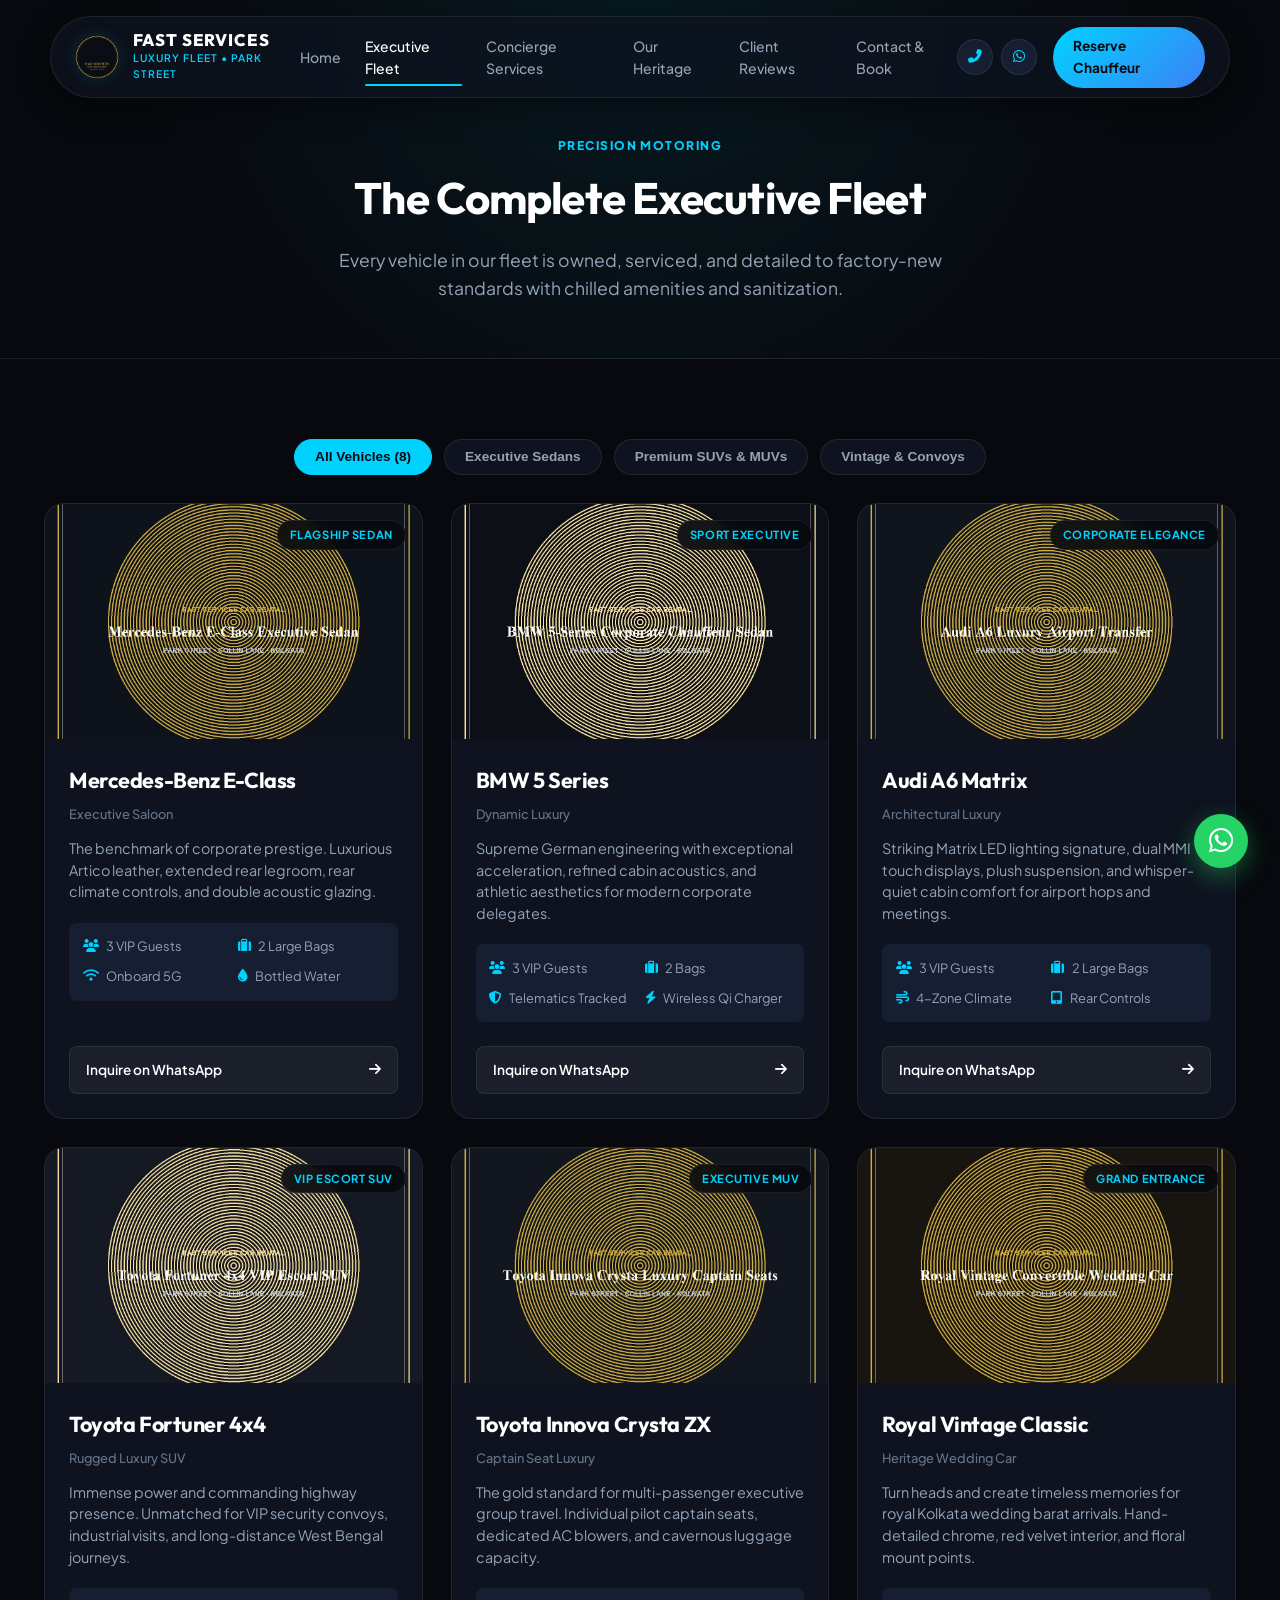
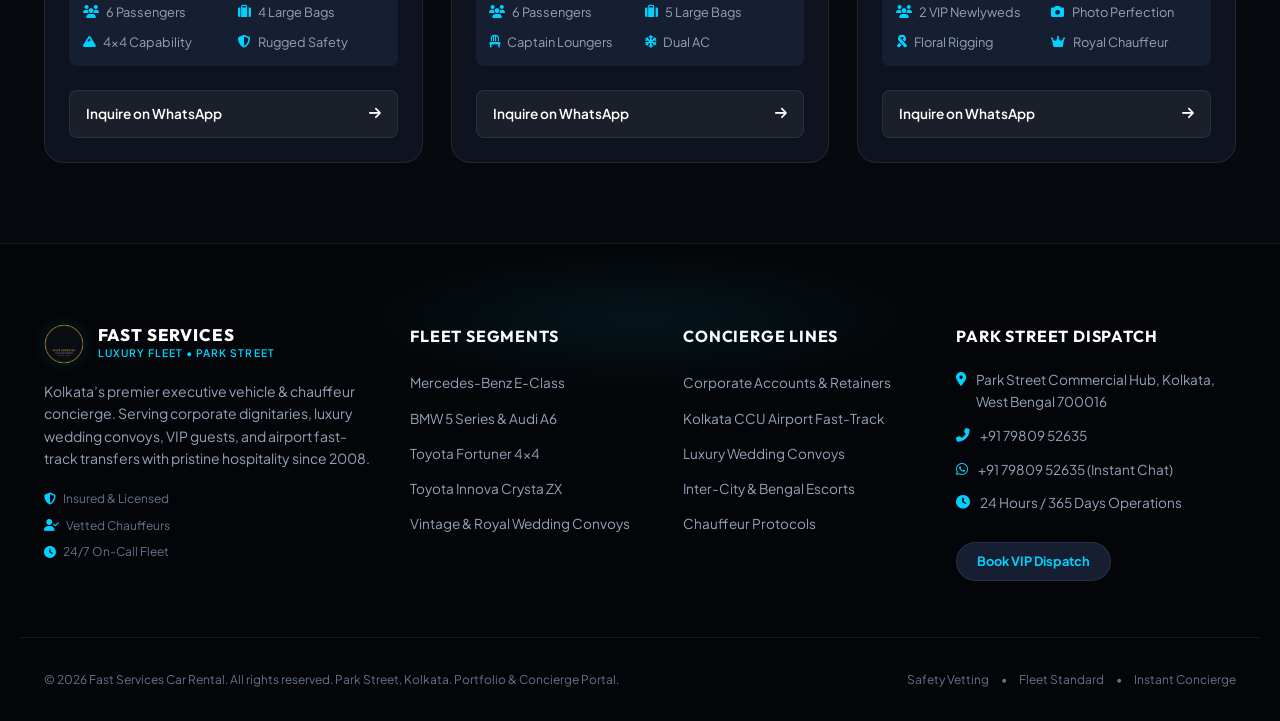
<file: fleet.html>
<!DOCTYPE html>
<html lang="en">
<head>
  <meta charset="UTF-8">
  <meta name="viewport" content="width=device-width, initial-scale=1.0, maximum-scale=5.0, user-scalable=yes">
  <title>Executive Fleet | Fast Services Car Rental Kolkata</title>
  <meta name="description" content="Explore our full luxury fleet in Kolkata: Mercedes-Benz E-Class, BMW 5 Series, Audi A6, Toyota Fortuner, Innova Crysta, and Royal Vintage wedding cars.">
  
  <!-- Favicon Suite -->
  <link rel="icon" type="image/svg+xml" href="assets/images/favicon.svg">
  <link rel="icon" type="image/png" sizes="32x32" href="assets/images/favicon-32x32.png">
  <link rel="icon" href="assets/images/favicon.ico">
  <link rel="apple-touch-icon" href="assets/images/apple-touch-icon.png">
  
  <!-- Google Fonts & FontAwesome -->
  <link rel="preconnect" href="https://fonts.googleapis.com">
  <link rel="preconnect" href="https://fonts.gstatic.com" crossorigin>
  <link href="https://fonts.googleapis.com/css2?family=Plus+Jakarta+Sans:wght@300;400;500;600;700;800&family=Outfit:wght@400;500;600;700;800;900&display=swap" rel="stylesheet">
  <link rel="stylesheet" href="https://cdnjs.cloudflare.com/ajax/libs/font-awesome/6.4.0/css/all.min.css">
  
  <!-- Bespoke Stylesheet -->
  <link rel="stylesheet" href="styles.css">
</head>
<body class="page-fleet">

<!-- Executive Floating Glass Header -->
<header class="site-header">
  <div class="header-inner container">
    <a href="index.html" class="brand-link">
      <img src="assets/images/logo.png" alt="Fast Services Car Rental Logo" class="brand-logo" width="44" height="44">
      <div class="brand-meta">
        <span class="brand-title">FAST SERVICES</span>
        <span class="brand-sub">LUXURY FLEET &#8226; PARK STREET</span>
      </div>
    </a>
    
    <nav class="desktop-nav" aria-label="Main Navigation">
      <a href="index.html" class="nav-link ">Home</a><a href="fleet.html" class="nav-link active">Executive Fleet</a><a href="services.html" class="nav-link ">Concierge Services</a><a href="about.html" class="nav-link ">Our Heritage</a><a href="reviews.html" class="nav-link ">Client Reviews</a><a href="contact.html" class="nav-link ">Contact & Book</a>
    </nav>
    
    <div class="header-actions">
      <div class="social-circle-icons">
        <a href="tel:+917980952635" class="header-icon-btn" aria-label="Call Fast Services Hotline"><i class="fas fa-phone-alt"></i></a>
        <a href="https://wa.me/917980952635?text=Hello%20Fast%20Services%20Car%20Rental%2C%20I%20would%20like%20to%20inquire%20about%20a%20luxury%20car%20booking." target="_blank" rel="noopener" class="header-icon-btn" aria-label="WhatsApp Fast Services"><i class="fab fa-whatsapp"></i></a>
      </div>
      <a href="contact.html" class="btn-cta-pill">Reserve Chauffeur</a>
      <button class="menu-toggle" id="menuToggle" aria-label="Toggle Navigation Menu" aria-expanded="false">
        <span class="bar bar-1"></span>
        <span class="bar bar-2"></span>
        <span class="bar bar-3"></span>
      </button>
    </div>
  </div>
</header>

<!-- Mobile Navigation Drawer -->
<div class="mobile-drawer" id="mobileDrawer" aria-hidden="true">
  <div class="drawer-backdrop" id="drawerBackdrop"></div>
  <div class="drawer-content">
    <div class="drawer-header">
      <div class="brand-meta">
        <span class="brand-title">FAST SERVICES</span>
        <span class="brand-sub">LUXURY FLEET &#8226; PARK STREET</span>
      </div>
      <button class="drawer-close" id="drawerClose" aria-label="Close Menu">&times;</button>
    </div>
    <div class="drawer-links">
      <a href="index.html" class="drawer-link ">Home</a><a href="fleet.html" class="drawer-link active">Executive Fleet</a><a href="services.html" class="drawer-link ">Concierge Services</a><a href="about.html" class="drawer-link ">Our Heritage</a><a href="reviews.html" class="drawer-link ">Client Reviews</a><a href="contact.html" class="drawer-link ">Contact & Book</a>
    </div>
    <div class="drawer-cta-wrapper">
      <a href="https://wa.me/917980952635?text=Hello%20Fast%20Services%20Car%20Rental%2C%20I%20would%20like%20to%20reserve%20a%20chauffeur-driven%20luxury%20vehicle." target="_blank" rel="noopener" class="btn-hero-primary w-full">
        <i class="fab fa-whatsapp"></i> Instant WhatsApp Dispatch
      </a>
      <p class="drawer-hotline"><i class="fas fa-phone-alt"></i> 24/7 Hotline: +91 79809 52635</p>
    </div>
  </div>
</div>


<section class="page-banner">
  <div class="container text-center">
    <div class="section-eyebrow">PRECISION MOTORING</div>
    <h1 class="page-title">The Complete Executive Fleet</h1>
    <p class="page-subtitle">Every vehicle in our fleet is owned, serviced, and detailed to factory-new standards with chilled amenities and sanitization.</p>
  </div>
</section>

<!-- VEHICLE FILTER TABS -->
<section class="section section-fleet-full">
  <div class="container">
    <div class="fleet-filter-bar">
      <button class="filter-tab active" data-filter="all">All Vehicles (8)</button>
      <button class="filter-tab" data-filter="sedans">Executive Sedans</button>
      <button class="filter-tab" data-filter="suvs">Premium SUVs & MUVs</button>
      <button class="filter-tab" data-filter="wedding">Vintage & Convoys</button>
    </div>

    <div class="portfolio-grid mt-4" id="fleetGrid">
      <!-- 1. Mercedes-Benz E-Class -->
      <div class="vehicle-card tilt-card" data-category="sedans">
        <div class="vehicle-img-wrap">
          <img src="assets/images/car-mercedes-eclass.jpg" alt="Mercedes-Benz E-Class" class="vehicle-img" loading="lazy">
          <span class="vehicle-tag">Flagship Sedan</span>
        </div>
        <div class="vehicle-body">
          <div class="vehicle-header">
            <h3 class="vehicle-name">Mercedes-Benz E-Class</h3>
            <span class="vehicle-archetype">Executive Saloon</span>
          </div>
          <p class="vehicle-desc">The benchmark of corporate prestige. Luxurious Artico leather, extended rear legroom, rear climate controls, and double acoustic glazing.</p>
          <div class="vehicle-amenities">
            <span><i class="fas fa-users"></i> 3 VIP Guests</span>
            <span><i class="fas fa-suitcase"></i> 2 Large Bags</span>
            <span><i class="fas fa-wifi"></i> Onboard 5G</span>
            <span><i class="fas fa-tint"></i> Bottled Water</span>
          </div>
          <div class="vehicle-card-action">
            <a href="contact.html?car=Mercedes-Benz+E-Class" class="btn-card-inquire">Inquire on WhatsApp <i class="fas fa-arrow-right"></i></a>
          </div>
        </div>
      </div>

      <!-- 2. BMW 5 Series -->
      <div class="vehicle-card tilt-card" data-category="sedans">
        <div class="vehicle-img-wrap">
          <img src="assets/images/car-bmw-5series.jpg" alt="BMW 5 Series" class="vehicle-img" loading="lazy">
          <span class="vehicle-tag">Sport Executive</span>
        </div>
        <div class="vehicle-body">
          <div class="vehicle-header">
            <h3 class="vehicle-name">BMW 5 Series</h3>
            <span class="vehicle-archetype">Dynamic Luxury</span>
          </div>
          <p class="vehicle-desc">Supreme German engineering with exceptional acceleration, refined cabin acoustics, and athletic aesthetics for modern corporate delegates.</p>
          <div class="vehicle-amenities">
            <span><i class="fas fa-users"></i> 3 VIP Guests</span>
            <span><i class="fas fa-suitcase"></i> 2 Bags</span>
            <span><i class="fas fa-shield-alt"></i> Telematics Tracked</span>
            <span><i class="fas fa-bolt"></i> Wireless Qi Charger</span>
          </div>
          <div class="vehicle-card-action">
            <a href="contact.html?car=BMW+5+Series" class="btn-card-inquire">Inquire on WhatsApp <i class="fas fa-arrow-right"></i></a>
          </div>
        </div>
      </div>

      <!-- 3. Audi A6 Matrix -->
      <div class="vehicle-card tilt-card" data-category="sedans">
        <div class="vehicle-img-wrap">
          <img src="assets/images/car-audi-a6.jpg" alt="Audi A6 Matrix Luxury Sedan" class="vehicle-img" loading="lazy">
          <span class="vehicle-tag">Corporate Elegance</span>
        </div>
        <div class="vehicle-body">
          <div class="vehicle-header">
            <h3 class="vehicle-name">Audi A6 Matrix</h3>
            <span class="vehicle-archetype">Architectural Luxury</span>
          </div>
          <p class="vehicle-desc">Striking Matrix LED lighting signature, dual MMI touch displays, plush suspension, and whisper-quiet cabin comfort for airport hops and meetings.</p>
          <div class="vehicle-amenities">
            <span><i class="fas fa-users"></i> 3 VIP Guests</span>
            <span><i class="fas fa-suitcase"></i> 2 Large Bags</span>
            <span><i class="fas fa-wind"></i> 4-Zone Climate</span>
            <span><i class="fas fa-tablet-alt"></i> Rear Controls</span>
          </div>
          <div class="vehicle-card-action">
            <a href="contact.html?car=Audi+A6" class="btn-card-inquire">Inquire on WhatsApp <i class="fas fa-arrow-right"></i></a>
          </div>
        </div>
      </div>

      <!-- 4. Toyota Fortuner 4x4 -->
      <div class="vehicle-card tilt-card" data-category="suvs">
        <div class="vehicle-img-wrap">
          <img src="assets/images/car-toyota-fortuner.jpg" alt="Toyota Fortuner 4x4" class="vehicle-img" loading="lazy">
          <span class="vehicle-tag">VIP Escort SUV</span>
        </div>
        <div class="vehicle-body">
          <div class="vehicle-header">
            <h3 class="vehicle-name">Toyota Fortuner 4x4</h3>
            <span class="vehicle-archetype">Rugged Luxury SUV</span>
          </div>
          <p class="vehicle-desc">Immense power and commanding highway presence. Unmatched for VIP security convoys, industrial visits, and long-distance West Bengal journeys.</p>
          <div class="vehicle-amenities">
            <span><i class="fas fa-users"></i> 6 Passengers</span>
            <span><i class="fas fa-suitcase"></i> 4 Large Bags</span>
            <span><i class="fas fa-mountain"></i> 4x4 Capability</span>
            <span><i class="fas fa-shield-alt"></i> Rugged Safety</span>
          </div>
          <div class="vehicle-card-action">
            <a href="contact.html?car=Toyota+Fortuner" class="btn-card-inquire">Inquire on WhatsApp <i class="fas fa-arrow-right"></i></a>
          </div>
        </div>
      </div>

      <!-- 5. Toyota Innova Crysta ZX -->
      <div class="vehicle-card tilt-card" data-category="suvs">
        <div class="vehicle-img-wrap">
          <img src="assets/images/car-innova-crysta.jpg" alt="Toyota Innova Crysta ZX" class="vehicle-img" loading="lazy">
          <span class="vehicle-tag">Executive MUV</span>
        </div>
        <div class="vehicle-body">
          <div class="vehicle-header">
            <h3 class="vehicle-name">Toyota Innova Crysta ZX</h3>
            <span class="vehicle-archetype">Captain Seat Luxury</span>
          </div>
          <p class="vehicle-desc">The gold standard for multi-passenger executive group travel. Individual pilot captain seats, dedicated AC blowers, and cavernous luggage capacity.</p>
          <div class="vehicle-amenities">
            <span><i class="fas fa-users"></i> 6 Passengers</span>
            <span><i class="fas fa-suitcase"></i> 5 Large Bags</span>
            <span><i class="fas fa-chair"></i> Captain Loungers</span>
            <span><i class="fas fa-snowflake"></i> Dual AC</span>
          </div>
          <div class="vehicle-card-action">
            <a href="contact.html?car=Innova+Crysta" class="btn-card-inquire">Inquire on WhatsApp <i class="fas fa-arrow-right"></i></a>
          </div>
        </div>
      </div>

      <!-- 6. Vintage & Wedding Classics -->
      <div class="vehicle-card tilt-card" data-category="wedding">
        <div class="vehicle-img-wrap">
          <img src="assets/images/car-vintage-wedding.jpg" alt="Vintage Wedding Car" class="vehicle-img" loading="lazy">
          <span class="vehicle-tag">Grand Entrance</span>
        </div>
        <div class="vehicle-body">
          <div class="vehicle-header">
            <h3 class="vehicle-name">Royal Vintage Classic</h3>
            <span class="vehicle-archetype">Heritage Wedding Car</span>
          </div>
          <p class="vehicle-desc">Turn heads and create timeless memories for royal Kolkata wedding barat arrivals. Hand-detailed chrome, red velvet interior, and floral mount points.</p>
          <div class="vehicle-amenities">
            <span><i class="fas fa-users"></i> 2 VIP Newlyweds</span>
            <span><i class="fas fa-camera"></i> Photo Perfection</span>
            <span><i class="fas fa-ribbon"></i> Floral Rigging</span>
            <span><i class="fas fa-crown"></i> Royal Chauffeur</span>
          </div>
          <div class="vehicle-card-action">
            <a href="contact.html?car=Vintage+Wedding+Car" class="btn-card-inquire">Inquire on WhatsApp <i class="fas fa-arrow-right"></i></a>
          </div>
        </div>
      </div>
    </div>
  </div>
</section>

<!-- Executive Footer -->
<footer class="site-footer">
  <div class="footer-ambient-glow"></div>
  <div class="container footer-grid">
    <div class="footer-col brand-col">
      <div class="brand-link mb-3">
        <img src="assets/images/logo.png" alt="Fast Services Car Rental" class="brand-logo" width="40" height="40">
        <div class="brand-meta">
          <span class="brand-title text-white">FAST SERVICES</span>
          <span class="brand-sub">LUXURY FLEET &#8226; PARK STREET</span>
        </div>
      </div>
      <p class="footer-lead">Kolkata’s premier executive vehicle & chauffeur concierge. Serving corporate dignitaries, luxury wedding convoys, VIP guests, and airport fast-track transfers with pristine hospitality since 2008.</p>
      <div class="footer-trust-badges">
        <span class="trust-badge"><i class="fas fa-shield-alt"></i> Insured & Licensed</span>
        <span class="trust-badge"><i class="fas fa-user-check"></i> Vetted Chauffeurs</span>
        <span class="trust-badge"><i class="fas fa-clock"></i> 24/7 On-Call Fleet</span>
      </div>
    </div>
    
    <div class="footer-col links-col">
      <h4 class="footer-heading">Fleet Segments</h4>
      <ul class="footer-nav-list">
        <li><a href="fleet.html#executive-sedans">Mercedes-Benz E-Class</a></li>
        <li><a href="fleet.html#executive-sedans">BMW 5 Series & Audi A6</a></li>
        <li><a href="fleet.html#premium-suvs">Toyota Fortuner 4x4</a></li>
        <li><a href="fleet.html#premium-suvs">Toyota Innova Crysta ZX</a></li>
        <li><a href="fleet.html#wedding-fleet">Vintage & Royal Wedding Convoys</a></li>
      </ul>
    </div>
    
    <div class="footer-col links-col">
      <h4 class="footer-heading">Concierge Lines</h4>
      <ul class="footer-nav-list">
        <li><a href="services.html#corporate">Corporate Accounts & Retainers</a></li>
        <li><a href="services.html#airport">Kolkata CCU Airport Fast-Track</a></li>
        <li><a href="services.html#wedding">Luxury Wedding Convoys</a></li>
        <li><a href="services.html#outstation">Inter-City & Bengal Escorts</a></li>
        <li><a href="about.html">Chauffeur Protocols</a></li>
      </ul>
    </div>
    
    <div class="footer-col contact-col">
      <h4 class="footer-heading">Park Street Dispatch</h4>
      <p class="footer-contact-item"><i class="fas fa-map-marker-alt"></i> Park Street Commercial Hub, Kolkata, West Bengal 700016</p>
      <p class="footer-contact-item"><i class="fas fa-phone-alt"></i> <a href="tel:+917980952635">+91 79809 52635</a></p>
      <p class="footer-contact-item"><i class="fab fa-whatsapp"></i> <a href="https://wa.me/917980952635" target="_blank" rel="noopener">+91 79809 52635 (Instant Chat)</a></p>
      <p class="footer-contact-item"><i class="fas fa-clock"></i> 24 Hours / 365 Days Operations</p>
      <a href="contact.html" class="btn-footer-pill mt-3">Book VIP Dispatch</a>
    </div>
  </div>
  
  <div class="footer-bottom container">
    <p>&copy; 2026 Fast Services Car Rental. All rights reserved. Park Street, Kolkata. Portfolio & Concierge Portal.</p>
    <div class="footer-legal-links">
      <a href="about.html#safety">Safety Vetting</a>
      <span class="sep">&#8226;</span>
      <a href="about.html#terms">Fleet Standard</a>
      <span class="sep">&#8226;</span>
      <a href="contact.html">Instant Concierge</a>
    </div>
  </div>
</footer>

<!-- Floating WhatsApp Action Button -->
<a href="https://wa.me/917980952635?text=Hello%20Fast%20Services%20Car%20Rental%2C%20I%20am%20interested%20in%20reserving%20a%20luxury%20vehicle." class="floating-wa-btn" aria-label="Instant WhatsApp Booking" target="_blank" rel="noopener">
  <i class="fab fa-whatsapp"></i>
</a>

<script src="app.js"></script>
</body>
</html>
</file>
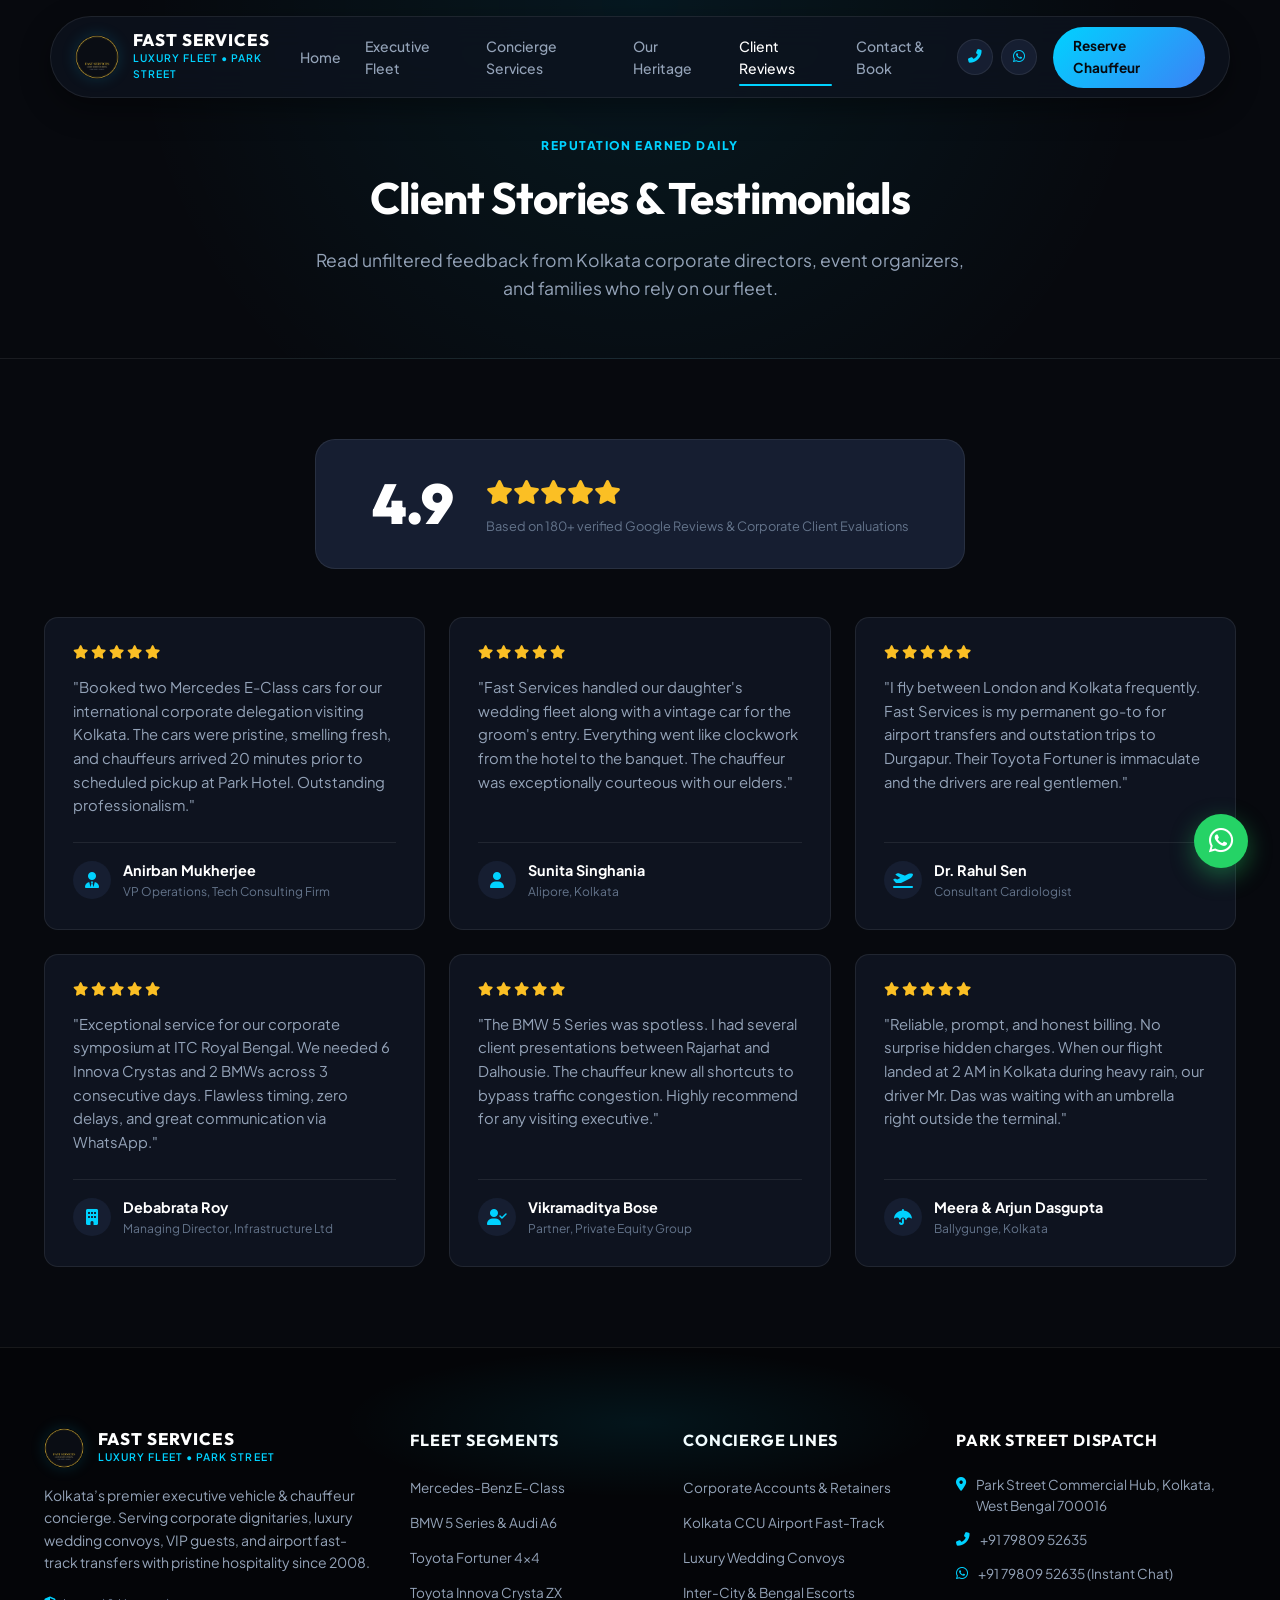
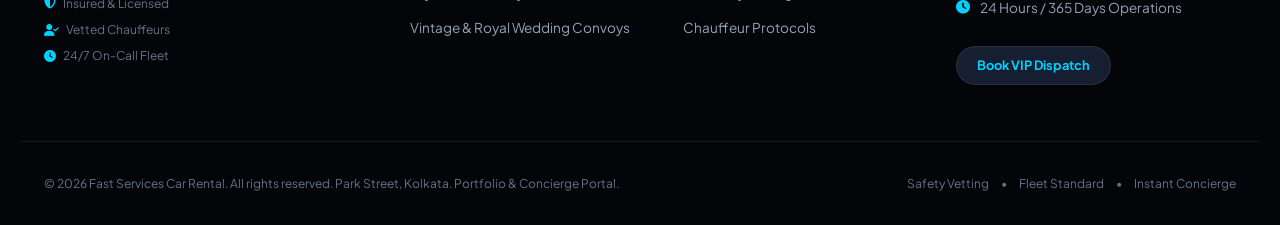
<file: reviews.html>
<!DOCTYPE html>
<html lang="en">
<head>
  <meta charset="UTF-8">
  <meta name="viewport" content="width=device-width, initial-scale=1.0, maximum-scale=5.0, user-scalable=yes">
  <title>Verified Client Reviews | Fast Services Car Rental Kolkata</title>
  <meta name="description" content="Read genuine Google 4.9-star client reviews for Fast Services Car Rental. Trusted by corporate travelers, wedding hosts, and frequent Kolkata flyers.">
  
  <!-- Favicon Suite -->
  <link rel="icon" type="image/svg+xml" href="assets/images/favicon.svg">
  <link rel="icon" type="image/png" sizes="32x32" href="assets/images/favicon-32x32.png">
  <link rel="icon" href="assets/images/favicon.ico">
  <link rel="apple-touch-icon" href="assets/images/apple-touch-icon.png">
  
  <!-- Google Fonts & FontAwesome -->
  <link rel="preconnect" href="https://fonts.googleapis.com">
  <link rel="preconnect" href="https://fonts.gstatic.com" crossorigin>
  <link href="https://fonts.googleapis.com/css2?family=Plus+Jakarta+Sans:wght@300;400;500;600;700;800&family=Outfit:wght@400;500;600;700;800;900&display=swap" rel="stylesheet">
  <link rel="stylesheet" href="https://cdnjs.cloudflare.com/ajax/libs/font-awesome/6.4.0/css/all.min.css">
  
  <!-- Bespoke Stylesheet -->
  <link rel="stylesheet" href="styles.css">
</head>
<body class="page-reviews">

<!-- Executive Floating Glass Header -->
<header class="site-header">
  <div class="header-inner container">
    <a href="index.html" class="brand-link">
      <img src="assets/images/logo.png" alt="Fast Services Car Rental Logo" class="brand-logo" width="44" height="44">
      <div class="brand-meta">
        <span class="brand-title">FAST SERVICES</span>
        <span class="brand-sub">LUXURY FLEET &#8226; PARK STREET</span>
      </div>
    </a>
    
    <nav class="desktop-nav" aria-label="Main Navigation">
      <a href="index.html" class="nav-link ">Home</a><a href="fleet.html" class="nav-link ">Executive Fleet</a><a href="services.html" class="nav-link ">Concierge Services</a><a href="about.html" class="nav-link ">Our Heritage</a><a href="reviews.html" class="nav-link active">Client Reviews</a><a href="contact.html" class="nav-link ">Contact & Book</a>
    </nav>
    
    <div class="header-actions">
      <div class="social-circle-icons">
        <a href="tel:+917980952635" class="header-icon-btn" aria-label="Call Fast Services Hotline"><i class="fas fa-phone-alt"></i></a>
        <a href="https://wa.me/917980952635?text=Hello%20Fast%20Services%20Car%20Rental%2C%20I%20would%20like%20to%20inquire%20about%20a%20luxury%20car%20booking." target="_blank" rel="noopener" class="header-icon-btn" aria-label="WhatsApp Fast Services"><i class="fab fa-whatsapp"></i></a>
      </div>
      <a href="contact.html" class="btn-cta-pill">Reserve Chauffeur</a>
      <button class="menu-toggle" id="menuToggle" aria-label="Toggle Navigation Menu" aria-expanded="false">
        <span class="bar bar-1"></span>
        <span class="bar bar-2"></span>
        <span class="bar bar-3"></span>
      </button>
    </div>
  </div>
</header>

<!-- Mobile Navigation Drawer -->
<div class="mobile-drawer" id="mobileDrawer" aria-hidden="true">
  <div class="drawer-backdrop" id="drawerBackdrop"></div>
  <div class="drawer-content">
    <div class="drawer-header">
      <div class="brand-meta">
        <span class="brand-title">FAST SERVICES</span>
        <span class="brand-sub">LUXURY FLEET &#8226; PARK STREET</span>
      </div>
      <button class="drawer-close" id="drawerClose" aria-label="Close Menu">&times;</button>
    </div>
    <div class="drawer-links">
      <a href="index.html" class="drawer-link ">Home</a><a href="fleet.html" class="drawer-link ">Executive Fleet</a><a href="services.html" class="drawer-link ">Concierge Services</a><a href="about.html" class="drawer-link ">Our Heritage</a><a href="reviews.html" class="drawer-link active">Client Reviews</a><a href="contact.html" class="drawer-link ">Contact & Book</a>
    </div>
    <div class="drawer-cta-wrapper">
      <a href="https://wa.me/917980952635?text=Hello%20Fast%20Services%20Car%20Rental%2C%20I%20would%20like%20to%20reserve%20a%20chauffeur-driven%20luxury%20vehicle." target="_blank" rel="noopener" class="btn-hero-primary w-full">
        <i class="fab fa-whatsapp"></i> Instant WhatsApp Dispatch
      </a>
      <p class="drawer-hotline"><i class="fas fa-phone-alt"></i> 24/7 Hotline: +91 79809 52635</p>
    </div>
  </div>
</div>


<section class="page-banner">
  <div class="container text-center">
    <div class="section-eyebrow">REPUTATION EARNED DAILY</div>
    <h1 class="page-title">Client Stories & Testimonials</h1>
    <p class="page-subtitle">Read unfiltered feedback from Kolkata corporate directors, event organizers, and families who rely on our fleet.</p>
  </div>
</section>

<section class="section section-reviews-full">
  <div class="container">
    <div class="reviews-rating-header">
      <div class="big-rating-number">4.9</div>
      <div class="big-rating-stars">
        <i class="fas fa-star"></i><i class="fas fa-star"></i><i class="fas fa-star"></i><i class="fas fa-star"></i><i class="fas fa-star"></i>
        <div class="rating-note">Based on 180+ verified Google Reviews & Corporate Client Evaluations</div>
      </div>
    </div>

    <div class="reviews-grid mt-4">
      <!-- 1 -->
      <div class="review-card">
        <div class="review-rating">
          <i class="fas fa-star"></i><i class="fas fa-star"></i><i class="fas fa-star"></i><i class="fas fa-star"></i><i class="fas fa-star"></i>
        </div>
        <p class="review-text">"Booked two Mercedes E-Class cars for our international corporate delegation visiting Kolkata. The cars were pristine, smelling fresh, and chauffeurs arrived 20 minutes prior to scheduled pickup at Park Hotel. Outstanding professionalism."</p>
        <div class="review-author">
          <div class="author-avatar"><i class="fas fa-user-tie"></i></div>
          <div class="author-meta">
            <span class="author-name">Anirban Mukherjee</span>
            <span class="author-role">VP Operations, Tech Consulting Firm</span>
          </div>
        </div>
      </div>

      <!-- 2 -->
      <div class="review-card">
        <div class="review-rating">
          <i class="fas fa-star"></i><i class="fas fa-star"></i><i class="fas fa-star"></i><i class="fas fa-star"></i><i class="fas fa-star"></i>
        </div>
        <p class="review-text">"Fast Services handled our daughter's wedding fleet along with a vintage car for the groom's entry. Everything went like clockwork from the hotel to the banquet. The chauffeur was exceptionally courteous with our elders."</p>
        <div class="review-author">
          <div class="author-avatar"><i class="fas fa-user"></i></div>
          <div class="author-meta">
            <span class="author-name">Sunita Singhania</span>
            <span class="author-role">Alipore, Kolkata</span>
          </div>
        </div>
      </div>

      <!-- 3 -->
      <div class="review-card">
        <div class="review-rating">
          <i class="fas fa-star"></i><i class="fas fa-star"></i><i class="fas fa-star"></i><i class="fas fa-star"></i><i class="fas fa-star"></i>
        </div>
        <p class="review-text">"I fly between London and Kolkata frequently. Fast Services is my permanent go-to for airport transfers and outstation trips to Durgapur. Their Toyota Fortuner is immaculate and the drivers are real gentlemen."</p>
        <div class="review-author">
          <div class="author-avatar"><i class="fas fa-plane-departure"></i></div>
          <div class="author-meta">
            <span class="author-name">Dr. Rahul Sen</span>
            <span class="author-role">Consultant Cardiologist</span>
          </div>
        </div>
      </div>

      <!-- 4 -->
      <div class="review-card">
        <div class="review-rating">
          <i class="fas fa-star"></i><i class="fas fa-star"></i><i class="fas fa-star"></i><i class="fas fa-star"></i><i class="fas fa-star"></i>
        </div>
        <p class="review-text">"Exceptional service for our corporate symposium at ITC Royal Bengal. We needed 6 Innova Crystas and 2 BMWs across 3 consecutive days. Flawless timing, zero delays, and great communication via WhatsApp."</p>
        <div class="review-author">
          <div class="author-avatar"><i class="fas fa-building"></i></div>
          <div class="author-meta">
            <span class="author-name">Debabrata Roy</span>
            <span class="author-role">Managing Director, Infrastructure Ltd</span>
          </div>
        </div>
      </div>

      <!-- 5 -->
      <div class="review-card">
        <div class="review-rating">
          <i class="fas fa-star"></i><i class="fas fa-star"></i><i class="fas fa-star"></i><i class="fas fa-star"></i><i class="fas fa-star"></i>
        </div>
        <p class="review-text">"The BMW 5 Series was spotless. I had several client presentations between Rajarhat and Dalhousie. The chauffeur knew all shortcuts to bypass traffic congestion. Highly recommend for any visiting executive."</p>
        <div class="review-author">
          <div class="author-avatar"><i class="fas fa-user-check"></i></div>
          <div class="author-meta">
            <span class="author-name">Vikramaditya Bose</span>
            <span class="author-role">Partner, Private Equity Group</span>
          </div>
        </div>
      </div>

      <!-- 6 -->
      <div class="review-card">
        <div class="review-rating">
          <i class="fas fa-star"></i><i class="fas fa-star"></i><i class="fas fa-star"></i><i class="fas fa-star"></i><i class="fas fa-star"></i>
        </div>
        <p class="review-text">"Reliable, prompt, and honest billing. No surprise hidden charges. When our flight landed at 2 AM in Kolkata during heavy rain, our driver Mr. Das was waiting with an umbrella right outside the terminal."</p>
        <div class="review-author">
          <div class="author-avatar"><i class="fas fa-umbrella"></i></div>
          <div class="author-meta">
            <span class="author-name">Meera & Arjun Dasgupta</span>
            <span class="author-role">Ballygunge, Kolkata</span>
          </div>
        </div>
      </div>
    </div>
  </div>
</section>

<!-- Executive Footer -->
<footer class="site-footer">
  <div class="footer-ambient-glow"></div>
  <div class="container footer-grid">
    <div class="footer-col brand-col">
      <div class="brand-link mb-3">
        <img src="assets/images/logo.png" alt="Fast Services Car Rental" class="brand-logo" width="40" height="40">
        <div class="brand-meta">
          <span class="brand-title text-white">FAST SERVICES</span>
          <span class="brand-sub">LUXURY FLEET &#8226; PARK STREET</span>
        </div>
      </div>
      <p class="footer-lead">Kolkata’s premier executive vehicle & chauffeur concierge. Serving corporate dignitaries, luxury wedding convoys, VIP guests, and airport fast-track transfers with pristine hospitality since 2008.</p>
      <div class="footer-trust-badges">
        <span class="trust-badge"><i class="fas fa-shield-alt"></i> Insured & Licensed</span>
        <span class="trust-badge"><i class="fas fa-user-check"></i> Vetted Chauffeurs</span>
        <span class="trust-badge"><i class="fas fa-clock"></i> 24/7 On-Call Fleet</span>
      </div>
    </div>
    
    <div class="footer-col links-col">
      <h4 class="footer-heading">Fleet Segments</h4>
      <ul class="footer-nav-list">
        <li><a href="fleet.html#executive-sedans">Mercedes-Benz E-Class</a></li>
        <li><a href="fleet.html#executive-sedans">BMW 5 Series & Audi A6</a></li>
        <li><a href="fleet.html#premium-suvs">Toyota Fortuner 4x4</a></li>
        <li><a href="fleet.html#premium-suvs">Toyota Innova Crysta ZX</a></li>
        <li><a href="fleet.html#wedding-fleet">Vintage & Royal Wedding Convoys</a></li>
      </ul>
    </div>
    
    <div class="footer-col links-col">
      <h4 class="footer-heading">Concierge Lines</h4>
      <ul class="footer-nav-list">
        <li><a href="services.html#corporate">Corporate Accounts & Retainers</a></li>
        <li><a href="services.html#airport">Kolkata CCU Airport Fast-Track</a></li>
        <li><a href="services.html#wedding">Luxury Wedding Convoys</a></li>
        <li><a href="services.html#outstation">Inter-City & Bengal Escorts</a></li>
        <li><a href="about.html">Chauffeur Protocols</a></li>
      </ul>
    </div>
    
    <div class="footer-col contact-col">
      <h4 class="footer-heading">Park Street Dispatch</h4>
      <p class="footer-contact-item"><i class="fas fa-map-marker-alt"></i> Park Street Commercial Hub, Kolkata, West Bengal 700016</p>
      <p class="footer-contact-item"><i class="fas fa-phone-alt"></i> <a href="tel:+917980952635">+91 79809 52635</a></p>
      <p class="footer-contact-item"><i class="fab fa-whatsapp"></i> <a href="https://wa.me/917980952635" target="_blank" rel="noopener">+91 79809 52635 (Instant Chat)</a></p>
      <p class="footer-contact-item"><i class="fas fa-clock"></i> 24 Hours / 365 Days Operations</p>
      <a href="contact.html" class="btn-footer-pill mt-3">Book VIP Dispatch</a>
    </div>
  </div>
  
  <div class="footer-bottom container">
    <p>&copy; 2026 Fast Services Car Rental. All rights reserved. Park Street, Kolkata. Portfolio & Concierge Portal.</p>
    <div class="footer-legal-links">
      <a href="about.html#safety">Safety Vetting</a>
      <span class="sep">&#8226;</span>
      <a href="about.html#terms">Fleet Standard</a>
      <span class="sep">&#8226;</span>
      <a href="contact.html">Instant Concierge</a>
    </div>
  </div>
</footer>

<!-- Floating WhatsApp Action Button -->
<a href="https://wa.me/917980952635?text=Hello%20Fast%20Services%20Car%20Rental%2C%20I%20am%20interested%20in%20reserving%20a%20luxury%20vehicle." class="floating-wa-btn" aria-label="Instant WhatsApp Booking" target="_blank" rel="noopener">
  <i class="fab fa-whatsapp"></i>
</a>

<script src="app.js"></script>
</body>
</html>
</file>
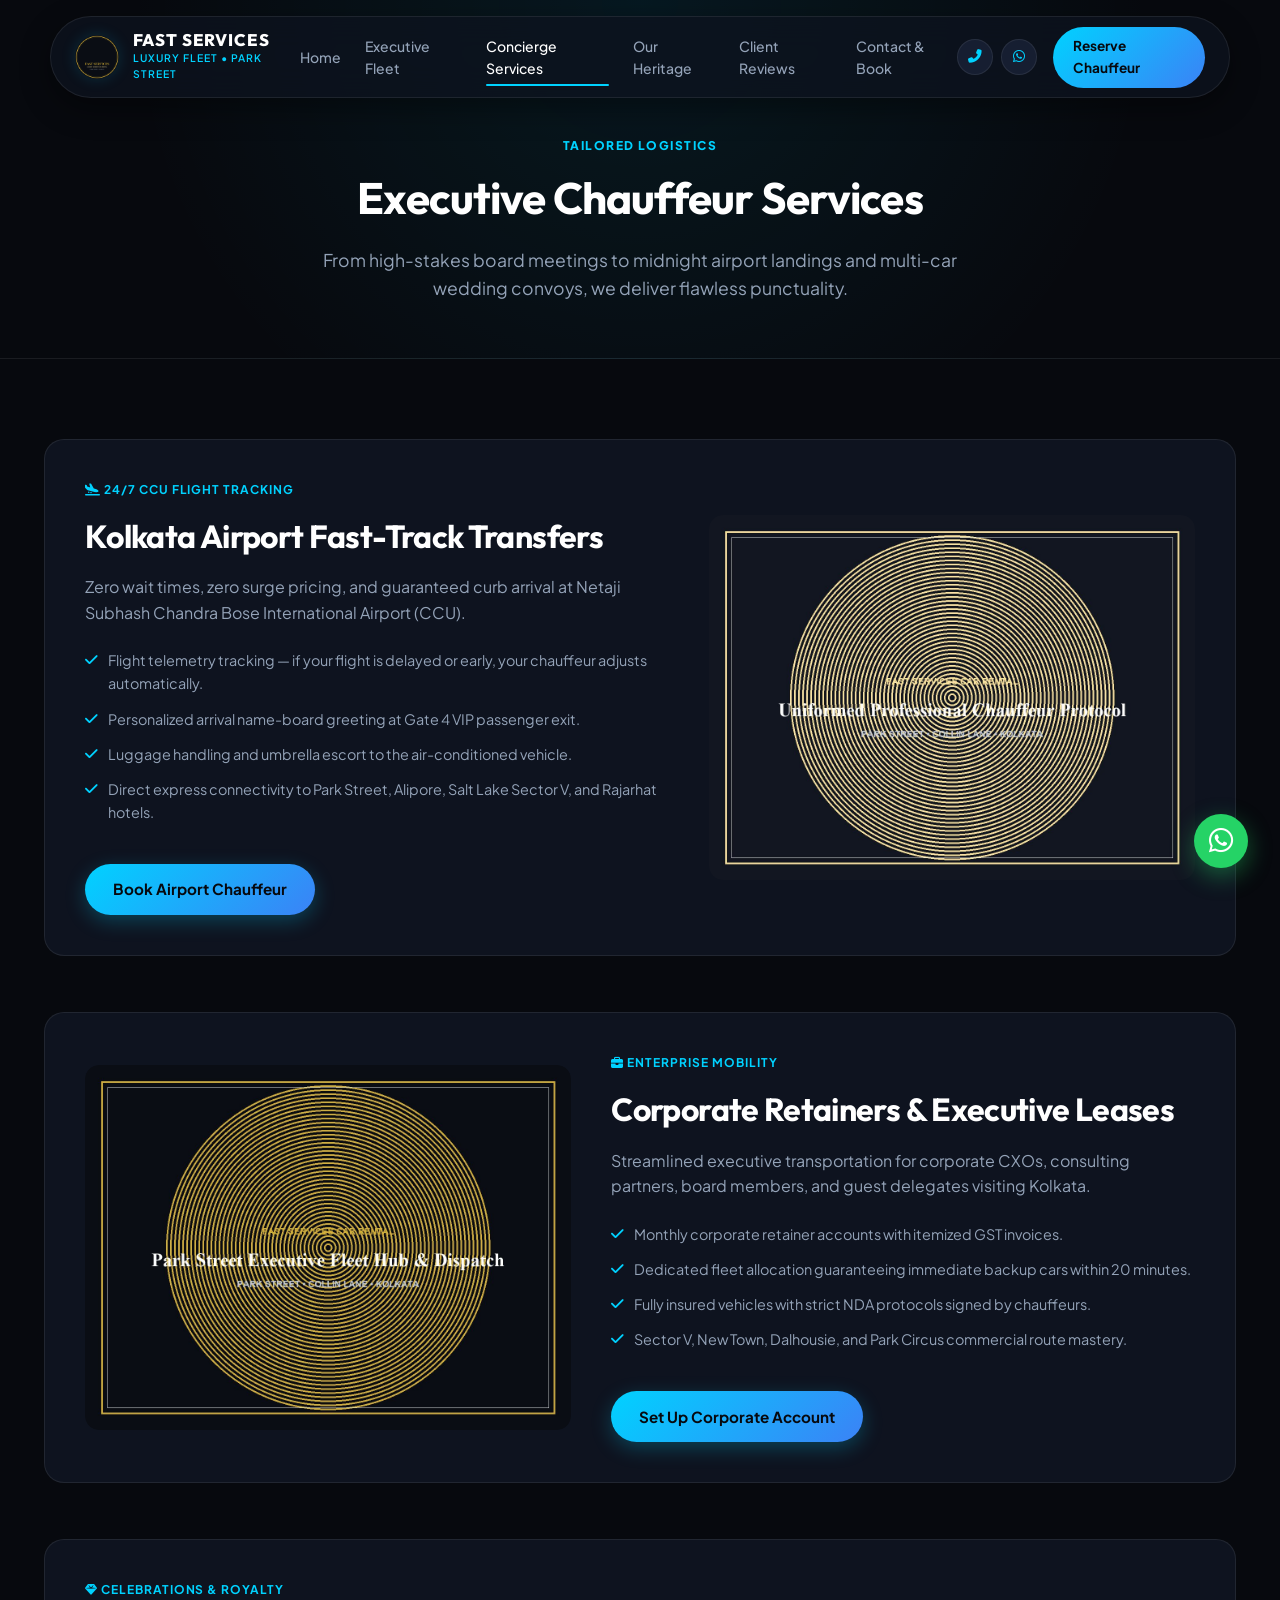
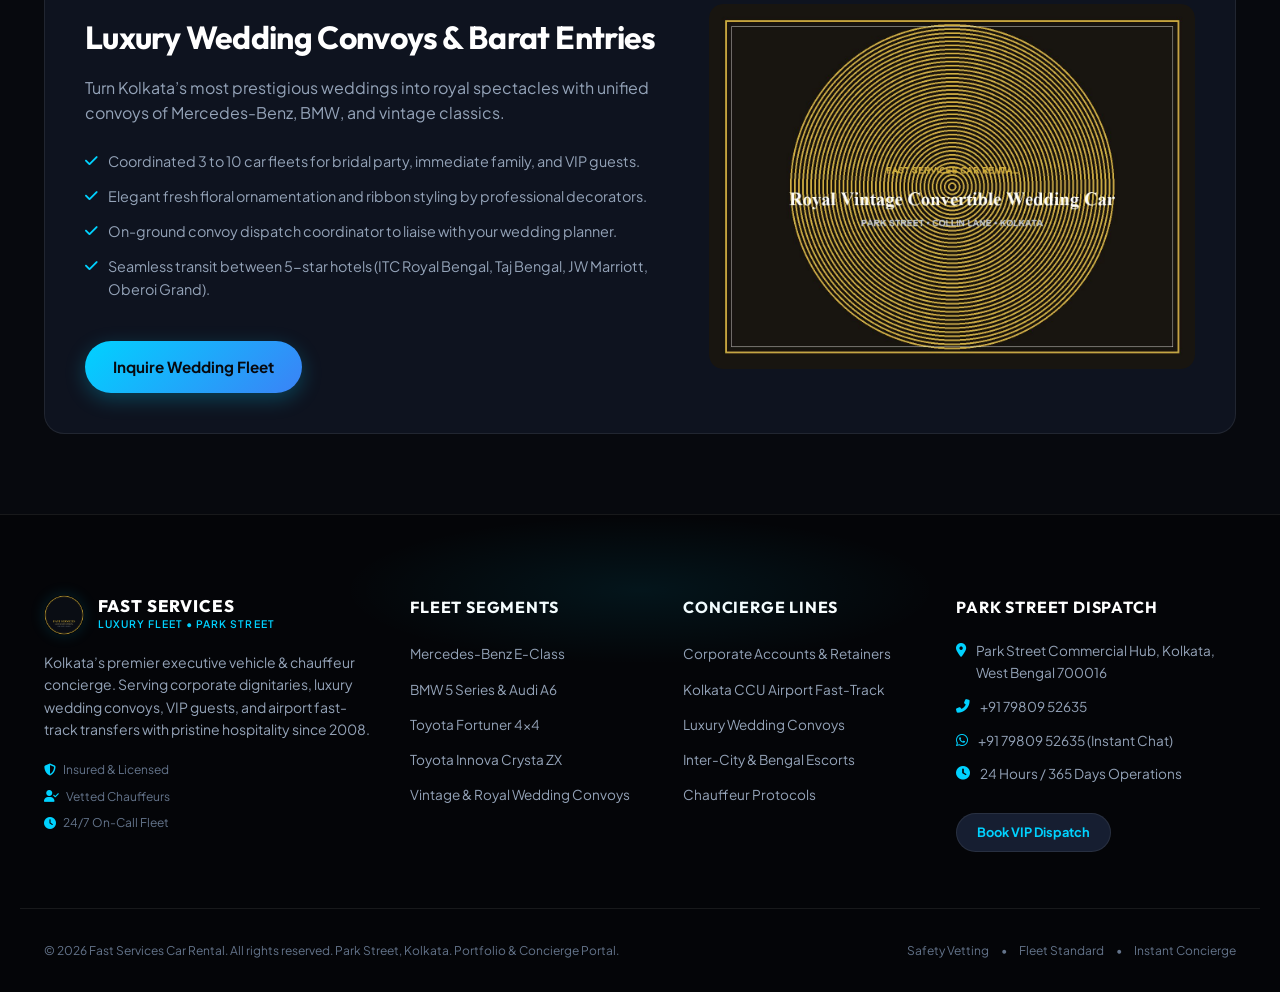
<file: services.html>
<!DOCTYPE html>
<html lang="en">
<head>
  <meta charset="UTF-8">
  <meta name="viewport" content="width=device-width, initial-scale=1.0, maximum-scale=5.0, user-scalable=yes">
  <title>Concierge Services | Fast Services Car Rental Kolkata</title>
  <meta name="description" content="Explore specialized luxury transport: Kolkata Airport Fast-Track, Corporate Retainers, Wedding Convoys, and Intercity Bengal Escorts.">
  
  <!-- Favicon Suite -->
  <link rel="icon" type="image/svg+xml" href="assets/images/favicon.svg">
  <link rel="icon" type="image/png" sizes="32x32" href="assets/images/favicon-32x32.png">
  <link rel="icon" href="assets/images/favicon.ico">
  <link rel="apple-touch-icon" href="assets/images/apple-touch-icon.png">
  
  <!-- Google Fonts & FontAwesome -->
  <link rel="preconnect" href="https://fonts.googleapis.com">
  <link rel="preconnect" href="https://fonts.gstatic.com" crossorigin>
  <link href="https://fonts.googleapis.com/css2?family=Plus+Jakarta+Sans:wght@300;400;500;600;700;800&family=Outfit:wght@400;500;600;700;800;900&display=swap" rel="stylesheet">
  <link rel="stylesheet" href="https://cdnjs.cloudflare.com/ajax/libs/font-awesome/6.4.0/css/all.min.css">
  
  <!-- Bespoke Stylesheet -->
  <link rel="stylesheet" href="styles.css">
</head>
<body class="page-services">

<!-- Executive Floating Glass Header -->
<header class="site-header">
  <div class="header-inner container">
    <a href="index.html" class="brand-link">
      <img src="assets/images/logo.png" alt="Fast Services Car Rental Logo" class="brand-logo" width="44" height="44">
      <div class="brand-meta">
        <span class="brand-title">FAST SERVICES</span>
        <span class="brand-sub">LUXURY FLEET &#8226; PARK STREET</span>
      </div>
    </a>
    
    <nav class="desktop-nav" aria-label="Main Navigation">
      <a href="index.html" class="nav-link ">Home</a><a href="fleet.html" class="nav-link ">Executive Fleet</a><a href="services.html" class="nav-link active">Concierge Services</a><a href="about.html" class="nav-link ">Our Heritage</a><a href="reviews.html" class="nav-link ">Client Reviews</a><a href="contact.html" class="nav-link ">Contact & Book</a>
    </nav>
    
    <div class="header-actions">
      <div class="social-circle-icons">
        <a href="tel:+917980952635" class="header-icon-btn" aria-label="Call Fast Services Hotline"><i class="fas fa-phone-alt"></i></a>
        <a href="https://wa.me/917980952635?text=Hello%20Fast%20Services%20Car%20Rental%2C%20I%20would%20like%20to%20inquire%20about%20a%20luxury%20car%20booking." target="_blank" rel="noopener" class="header-icon-btn" aria-label="WhatsApp Fast Services"><i class="fab fa-whatsapp"></i></a>
      </div>
      <a href="contact.html" class="btn-cta-pill">Reserve Chauffeur</a>
      <button class="menu-toggle" id="menuToggle" aria-label="Toggle Navigation Menu" aria-expanded="false">
        <span class="bar bar-1"></span>
        <span class="bar bar-2"></span>
        <span class="bar bar-3"></span>
      </button>
    </div>
  </div>
</header>

<!-- Mobile Navigation Drawer -->
<div class="mobile-drawer" id="mobileDrawer" aria-hidden="true">
  <div class="drawer-backdrop" id="drawerBackdrop"></div>
  <div class="drawer-content">
    <div class="drawer-header">
      <div class="brand-meta">
        <span class="brand-title">FAST SERVICES</span>
        <span class="brand-sub">LUXURY FLEET &#8226; PARK STREET</span>
      </div>
      <button class="drawer-close" id="drawerClose" aria-label="Close Menu">&times;</button>
    </div>
    <div class="drawer-links">
      <a href="index.html" class="drawer-link ">Home</a><a href="fleet.html" class="drawer-link ">Executive Fleet</a><a href="services.html" class="drawer-link active">Concierge Services</a><a href="about.html" class="drawer-link ">Our Heritage</a><a href="reviews.html" class="drawer-link ">Client Reviews</a><a href="contact.html" class="drawer-link ">Contact & Book</a>
    </div>
    <div class="drawer-cta-wrapper">
      <a href="https://wa.me/917980952635?text=Hello%20Fast%20Services%20Car%20Rental%2C%20I%20would%20like%20to%20reserve%20a%20chauffeur-driven%20luxury%20vehicle." target="_blank" rel="noopener" class="btn-hero-primary w-full">
        <i class="fab fa-whatsapp"></i> Instant WhatsApp Dispatch
      </a>
      <p class="drawer-hotline"><i class="fas fa-phone-alt"></i> 24/7 Hotline: +91 79809 52635</p>
    </div>
  </div>
</div>


<section class="page-banner">
  <div class="container text-center">
    <div class="section-eyebrow">TAILORED LOGISTICS</div>
    <h1 class="page-title">Executive Chauffeur Services</h1>
    <p class="page-subtitle">From high-stakes board meetings to midnight airport landings and multi-car wedding convoys, we deliver flawless punctuality.</p>
  </div>
</section>

<section class="section section-services-list">
  <div class="container">
    <div class="services-vertical-stack">
      
      <!-- Service 1: Airport Transfers -->
      <div class="service-detail-card" id="airport">
        <div class="service-detail-content">
          <div class="service-pill-tag"><i class="fas fa-plane-arrival"></i> 24/7 CCU FLIGHT TRACKING</div>
          <h2 class="service-title">Kolkata Airport Fast-Track Transfers</h2>
          <p class="service-lead">Zero wait times, zero surge pricing, and guaranteed curb arrival at Netaji Subhash Chandra Bose International Airport (CCU).</p>
          <ul class="service-feature-checklist">
            <li><i class="fas fa-check"></i> Flight telemetry tracking — if your flight is delayed or early, your chauffeur adjusts automatically.</li>
            <li><i class="fas fa-check"></i> Personalized arrival name-board greeting at Gate 4 VIP passenger exit.</li>
            <li><i class="fas fa-check"></i> Luggage handling and umbrella escort to the air-conditioned vehicle.</li>
            <li><i class="fas fa-check"></i> Direct express connectivity to Park Street, Alipore, Salt Lake Sector V, and Rajarhat hotels.</li>
          </ul>
          <a href="contact.html?service=Airport+Fast-Track" class="btn-hero-primary mt-3">Book Airport Chauffeur</a>
        </div>
        <div class="service-detail-media">
          <img src="assets/images/chauffeur-protocol.jpg" alt="Fast Services Chauffeur Waiting at Airport" class="service-img" loading="lazy">
        </div>
      </div>

      <!-- Service 2: Corporate Accounts -->
      <div class="service-detail-card reverse-layout" id="corporate">
        <div class="service-detail-content">
          <div class="service-pill-tag"><i class="fas fa-briefcase"></i> ENTERPRISE MOBILITY</div>
          <h2 class="service-title">Corporate Retainers & Executive Leases</h2>
          <p class="service-lead">Streamlined executive transportation for corporate CXOs, consulting partners, board members, and guest delegates visiting Kolkata.</p>
          <ul class="service-feature-checklist">
            <li><i class="fas fa-check"></i> Monthly corporate retainer accounts with itemized GST invoices.</li>
            <li><i class="fas fa-check"></i> Dedicated fleet allocation guaranteeing immediate backup cars within 20 minutes.</li>
            <li><i class="fas fa-check"></i> Fully insured vehicles with strict NDA protocols signed by chauffeurs.</li>
            <li><i class="fas fa-check"></i> Sector V, New Town, Dalhousie, and Park Circus commercial route mastery.</li>
          </ul>
          <a href="contact.html?service=Corporate+Retainer" class="btn-hero-primary mt-3">Set Up Corporate Account</a>
        </div>
        <div class="service-detail-media">
          <img src="assets/images/fleet-headquarters.jpg" alt="Fast Services Executive Fleet" class="service-img" loading="lazy">
        </div>
      </div>

      <!-- Service 3: Wedding Convoys -->
      <div class="service-detail-card" id="wedding">
        <div class="service-detail-content">
          <div class="service-pill-tag"><i class="fas fa-gem"></i> CELEBRATIONS & ROYALTY</div>
          <h2 class="service-title">Luxury Wedding Convoys & Barat Entries</h2>
          <p class="service-lead">Turn Kolkata’s most prestigious weddings into royal spectacles with unified convoys of Mercedes-Benz, BMW, and vintage classics.</p>
          <ul class="service-feature-checklist">
            <li><i class="fas fa-check"></i> Coordinated 3 to 10 car fleets for bridal party, immediate family, and VIP guests.</li>
            <li><i class="fas fa-check"></i> Elegant fresh floral ornamentation and ribbon styling by professional decorators.</li>
            <li><i class="fas fa-check"></i> On-ground convoy dispatch coordinator to liaise with your wedding planner.</li>
            <li><i class="fas fa-check"></i> Seamless transit between 5-star hotels (ITC Royal Bengal, Taj Bengal, JW Marriott, Oberoi Grand).</li>
          </ul>
          <a href="contact.html?service=Wedding+Convoy" class="btn-hero-primary mt-3">Inquire Wedding Fleet</a>
        </div>
        <div class="service-detail-media">
          <img src="assets/images/car-vintage-wedding.jpg" alt="Wedding Car Fleet" class="service-img" loading="lazy">
        </div>
      </div>

    </div>
  </div>
</section>

<!-- Executive Footer -->
<footer class="site-footer">
  <div class="footer-ambient-glow"></div>
  <div class="container footer-grid">
    <div class="footer-col brand-col">
      <div class="brand-link mb-3">
        <img src="assets/images/logo.png" alt="Fast Services Car Rental" class="brand-logo" width="40" height="40">
        <div class="brand-meta">
          <span class="brand-title text-white">FAST SERVICES</span>
          <span class="brand-sub">LUXURY FLEET &#8226; PARK STREET</span>
        </div>
      </div>
      <p class="footer-lead">Kolkata’s premier executive vehicle & chauffeur concierge. Serving corporate dignitaries, luxury wedding convoys, VIP guests, and airport fast-track transfers with pristine hospitality since 2008.</p>
      <div class="footer-trust-badges">
        <span class="trust-badge"><i class="fas fa-shield-alt"></i> Insured & Licensed</span>
        <span class="trust-badge"><i class="fas fa-user-check"></i> Vetted Chauffeurs</span>
        <span class="trust-badge"><i class="fas fa-clock"></i> 24/7 On-Call Fleet</span>
      </div>
    </div>
    
    <div class="footer-col links-col">
      <h4 class="footer-heading">Fleet Segments</h4>
      <ul class="footer-nav-list">
        <li><a href="fleet.html#executive-sedans">Mercedes-Benz E-Class</a></li>
        <li><a href="fleet.html#executive-sedans">BMW 5 Series & Audi A6</a></li>
        <li><a href="fleet.html#premium-suvs">Toyota Fortuner 4x4</a></li>
        <li><a href="fleet.html#premium-suvs">Toyota Innova Crysta ZX</a></li>
        <li><a href="fleet.html#wedding-fleet">Vintage & Royal Wedding Convoys</a></li>
      </ul>
    </div>
    
    <div class="footer-col links-col">
      <h4 class="footer-heading">Concierge Lines</h4>
      <ul class="footer-nav-list">
        <li><a href="services.html#corporate">Corporate Accounts & Retainers</a></li>
        <li><a href="services.html#airport">Kolkata CCU Airport Fast-Track</a></li>
        <li><a href="services.html#wedding">Luxury Wedding Convoys</a></li>
        <li><a href="services.html#outstation">Inter-City & Bengal Escorts</a></li>
        <li><a href="about.html">Chauffeur Protocols</a></li>
      </ul>
    </div>
    
    <div class="footer-col contact-col">
      <h4 class="footer-heading">Park Street Dispatch</h4>
      <p class="footer-contact-item"><i class="fas fa-map-marker-alt"></i> Park Street Commercial Hub, Kolkata, West Bengal 700016</p>
      <p class="footer-contact-item"><i class="fas fa-phone-alt"></i> <a href="tel:+917980952635">+91 79809 52635</a></p>
      <p class="footer-contact-item"><i class="fab fa-whatsapp"></i> <a href="https://wa.me/917980952635" target="_blank" rel="noopener">+91 79809 52635 (Instant Chat)</a></p>
      <p class="footer-contact-item"><i class="fas fa-clock"></i> 24 Hours / 365 Days Operations</p>
      <a href="contact.html" class="btn-footer-pill mt-3">Book VIP Dispatch</a>
    </div>
  </div>
  
  <div class="footer-bottom container">
    <p>&copy; 2026 Fast Services Car Rental. All rights reserved. Park Street, Kolkata. Portfolio & Concierge Portal.</p>
    <div class="footer-legal-links">
      <a href="about.html#safety">Safety Vetting</a>
      <span class="sep">&#8226;</span>
      <a href="about.html#terms">Fleet Standard</a>
      <span class="sep">&#8226;</span>
      <a href="contact.html">Instant Concierge</a>
    </div>
  </div>
</footer>

<!-- Floating WhatsApp Action Button -->
<a href="https://wa.me/917980952635?text=Hello%20Fast%20Services%20Car%20Rental%2C%20I%20am%20interested%20in%20reserving%20a%20luxury%20vehicle." class="floating-wa-btn" aria-label="Instant WhatsApp Booking" target="_blank" rel="noopener">
  <i class="fab fa-whatsapp"></i>
</a>

<script src="app.js"></script>
</body>
</html>
</file>
<file: styles.css>
/* Fast Services Car Rental - Apple-Style Luxury Executive Modern Architecture */
:root {
  --bg-primary: #07090E;
  --bg-surface: #0E131F;
  --bg-surface-elevated: #161E31;
  --bg-glass: rgba(14, 19, 31, 0.75);
  --bg-glass-subtle: rgba(22, 30, 49, 0.6);
  --border-glass: rgba(255, 255, 255, 0.08);
  --border-focus: rgba(0, 210, 255, 0.4);
  
  --text-primary: #F8FAFC;
  --text-secondary: #94A3B8;
  --text-muted: #64748B;
  
  --brand-cyan: #00D2FF;
  --brand-blue: #3B82F6;
  --brand-gradient: linear-gradient(135deg, #00D2FF 0%, #3B82F6 100%);
  --brand-gradient-hover: linear-gradient(135deg, #38BDF8 0%, #2563EB 100%);
  --glow-cyan: rgba(0, 210, 255, 0.15);
  
  --radius-sm: 8px;
  --radius-md: 14px;
  --radius-lg: 20px;
  --radius-pill: 9999px;
  
  --transition-fast: 0.2s cubic-bezier(0.16, 1, 0.3, 1);
  --transition-smooth: 0.35s cubic-bezier(0.16, 1, 0.3, 1);
}

/* Base & Reset */
*, *::before, *::after {
  box-sizing: border-box;
  margin: 0;
  padding: 0;
}

html {
  font-size: 16px;
  scroll-behavior: smooth;
  -webkit-font-smoothing: antialiased;
  -moz-osx-font-smoothing: grayscale;
}

body {
  font-family: 'Plus Jakarta Sans', -apple-system, BlinkMacSystemFont, 'Segoe UI', Roboto, sans-serif;
  background-color: var(--bg-primary);
  color: var(--text-primary);
  line-height: 1.6;
  overflow-x: hidden;
  position: relative;
}

h1, h2, h3, h4, .brand-title, .section-title {
  font-family: 'Outfit', sans-serif;
  letter-spacing: -0.02em;
  font-weight: 700;
}

a {
  color: inherit;
  text-decoration: none;
  transition: color var(--transition-fast);
}

img {
  max-width: 100%;
  height: auto;
  display: block;
}

.container {
  width: 100%;
  max-width: 1240px;
  margin: 0 auto;
  padding: 0 1.5rem;
}

.text-center { text-align: center; }
.text-cyan { color: var(--brand-cyan); }
.text-white { color: #FFF; }
.w-full { width: 100%; }
.mt-3 { margin-top: 1rem; }
.mt-4 { margin-top: 1.75rem; }
.mb-3 { margin-bottom: 1rem; }

/* Frosted Floating Glass Header */
.site-header {
  position: fixed;
  top: 1rem;
  left: 0;
  right: 0;
  z-index: 1000;
  display: flex;
  justify-content: center;
  padding: 0 1rem;
}

.header-inner {
  background: var(--bg-glass);
  backdrop-filter: blur(16px);
  -webkit-backdrop-filter: blur(16px);
  border: 1px solid var(--border-glass);
  border-radius: var(--radius-pill);
  padding: 0.6rem 1.5rem;
  display: flex;
  align-items: center;
  justify-content: space-between;
  width: 100%;
  max-width: 1180px;
  box-shadow: 0 10px 30px rgba(0, 0, 0, 0.4);
}

.brand-link {
  display: flex;
  align-items: center;
  gap: 0.85rem;
}

.brand-logo {
  border-radius: 50%;
  box-shadow: 0 0 15px var(--glow-cyan);
}

.brand-meta {
  display: flex;
  flex-direction: column;
}

.brand-title {
  font-size: 1.05rem;
  font-weight: 800;
  letter-spacing: 0.05em;
  color: #FFF;
  line-height: 1.1;
}

.brand-sub {
  font-size: 0.65rem;
  letter-spacing: 0.1em;
  color: var(--brand-cyan);
  font-weight: 600;
}

.desktop-nav {
  display: flex;
  align-items: center;
  gap: 1.5rem;
}

.nav-link {
  font-size: 0.875rem;
  font-weight: 500;
  color: var(--text-secondary);
  position: relative;
  padding: 0.25rem 0;
}

.nav-link:hover, .nav-link.active {
  color: #FFF;
}

.nav-link.active::after {
  content: '';
  position: absolute;
  bottom: -2px;
  left: 0;
  right: 0;
  height: 2px;
  background: var(--brand-cyan);
  border-radius: 2px;
}

.header-actions {
  display: flex;
  align-items: center;
  gap: 1rem;
}

.social-circle-icons {
  display: flex;
  align-items: center;
  gap: 0.5rem;
}

.header-icon-btn {
  width: 36px;
  height: 36px;
  border-radius: 50%;
  background: var(--bg-surface-elevated);
  border: 1px solid var(--border-glass);
  display: flex;
  align-items: center;
  justify-content: center;
  color: var(--brand-cyan);
  font-size: 0.85rem;
  transition: all var(--transition-fast);
}

.header-icon-btn:hover {
  background: var(--brand-cyan);
  color: #07090E;
  transform: translateY(-2px);
}

.btn-cta-pill {
  background: var(--brand-gradient);
  color: #07090E;
  font-weight: 700;
  font-size: 0.85rem;
  padding: 0.55rem 1.25rem;
  border-radius: var(--radius-pill);
  transition: transform var(--transition-fast), box-shadow var(--transition-fast);
}

.btn-cta-pill:hover {
  transform: scale(1.03);
  box-shadow: 0 0 20px rgba(0, 210, 255, 0.4);
}

.menu-toggle {
  display: none;
  background: transparent;
  border: 1px solid var(--border-glass);
  border-radius: 50%;
  width: 40px;
  height: 40px;
  cursor: pointer;
  flex-direction: column;
  justify-content: center;
  align-items: center;
  gap: 4px;
}

.menu-toggle .bar {
  width: 18px;
  height: 2px;
  background: #FFF;
  border-radius: 2px;
  transition: transform var(--transition-fast), opacity var(--transition-fast);
}

/* Mobile Drawer */
.mobile-drawer {
  position: fixed;
  inset: 0;
  z-index: 2000;
  visibility: hidden;
  opacity: 0;
  transition: opacity 0.3s ease, visibility 0.3s ease;
}

.mobile-drawer.open {
  visibility: visible;
  opacity: 1;
}

.drawer-backdrop {
  position: absolute;
  inset: 0;
  background: rgba(0, 0, 0, 0.7);
  backdrop-filter: blur(8px);
}

.drawer-content {
  position: absolute;
  top: 0;
  right: 0;
  width: 82%;
  max-width: 320px;
  height: 100dvh;
  background: var(--bg-surface);
  border-left: 1px solid var(--border-glass);
  padding: 1.5rem;
  display: flex;
  flex-direction: column;
  transform: translateX(100%);
  transition: transform 0.35s cubic-bezier(0.16, 1, 0.3, 1);
}

.mobile-drawer.open .drawer-content {
  transform: translateX(0);
}

.drawer-header {
  display: flex;
  justify-content: space-between;
  align-items: center;
  padding-bottom: 1rem;
  border-bottom: 1px solid var(--border-glass);
}

.drawer-close {
  background: transparent;
  border: none;
  color: #FFF;
  font-size: 2rem;
  cursor: pointer;
}

.drawer-links {
  display: flex;
  flex-direction: column;
  gap: 1.25rem;
  padding: 2rem 0;
}

.drawer-link {
  font-size: 1.15rem;
  font-weight: 600;
  color: var(--text-secondary);
}

.drawer-link.active, .drawer-link:hover {
  color: var(--brand-cyan);
}

.drawer-cta-wrapper {
  margin-top: auto;
  display: flex;
  flex-direction: column;
  gap: 1rem;
}

.drawer-hotline {
  font-size: 0.85rem;
  color: var(--text-muted);
  text-align: center;
}

/* HERO SECTION WITH 16:9 GEMINI VIDEO */
.hero-section {
  position: relative;
  min-height: 100vh;
  display: flex;
  align-items: center;
  justify-content: center;
  overflow: hidden;
  padding: 6.5rem 1.5rem 3.5rem;
}

.video-container {
  position: absolute;
  inset: 0;
  z-index: 1;
  overflow: hidden;
}

.hero-video-media {
  width: 100%;
  height: 100%;
  object-fit: cover;
  object-position: center;
  filter: brightness(0.72) contrast(1.08);
}

.hero-gradient-overlay {
  position: absolute;
  inset: 0;
  background: radial-gradient(circle at center, rgba(7, 9, 14, 0.3) 0%, rgba(7, 9, 14, 0.85) 75%, var(--bg-primary) 100%),
              linear-gradient(180deg, rgba(7,9,14,0.6) 0%, transparent 40%, rgba(7,9,14,0.95) 100%);
}

.video-control-btn {
  position: absolute;
  bottom: 1.5rem;
  right: 1.5rem;
  width: 38px;
  height: 38px;
  border-radius: 50%;
  background: rgba(14, 19, 31, 0.8);
  border: 1px solid var(--border-glass);
  color: #FFF;
  display: flex;
  align-items: center;
  justify-content: center;
  cursor: pointer;
  z-index: 5;
  transition: all var(--transition-fast);
}

.video-control-btn:hover {
  background: var(--brand-cyan);
  color: #07090E;
}

.hero-content-wrapper {
  position: relative;
  z-index: 2;
  text-align: center;
  max-width: 900px;
}

.hero-badge {
  display: inline-flex;
  align-items: center;
  gap: 0.6rem;
  padding: 0.4rem 1.1rem;
  border-radius: var(--radius-pill);
  background: rgba(0, 210, 255, 0.1);
  border: 1px solid rgba(0, 210, 255, 0.3);
  margin-bottom: 1.5rem;
}

.live-beacon {
  width: 8px;
  height: 8px;
  border-radius: 50%;
  background: #10B981;
  box-shadow: 0 0 10px #10B981;
  animation: pulse-beacon 2s infinite;
}

@keyframes pulse-beacon {
  0% { transform: scale(0.95); box-shadow: 0 0 0 0 rgba(16, 185, 129, 0.7); }
  70% { transform: scale(1.1); box-shadow: 0 0 0 8px rgba(16, 185, 129, 0); }
  100% { transform: scale(0.95); box-shadow: 0 0 0 0 rgba(16, 185, 129, 0); }
}

.hero-badge-text {
  font-size: 0.75rem;
  font-weight: 700;
  letter-spacing: 0.08em;
  color: var(--brand-cyan);
}

.hero-title {
  font-size: 3.5rem;
  line-height: 1.12;
  font-weight: 800;
  margin-bottom: 1.25rem;
  color: #FFF;
}

.dynamic-typewriter {
  background: var(--brand-gradient);
  -webkit-background-clip: text;
  -webkit-text-fill-color: transparent;
  display: inline-block;
  min-height: 1.2em;
}

.hero-lead {
  font-size: 1.15rem;
  color: var(--text-secondary);
  line-height: 1.6;
  max-width: 720px;
  margin: 0 auto 2rem;
}

.hero-cta-group {
  display: flex;
  align-items: center;
  justify-content: center;
  gap: 1.25rem;
  margin-bottom: 3rem;
}

/* Action Buttons */
.btn-hero-primary, .btn-hero-secondary, .btn-form-submit {
  display: inline-flex;
  align-items: center;
  justify-content: center;
  gap: 0.6rem;
  font-weight: 700;
  font-size: 0.95rem;
  padding: 0.85rem 1.75rem;
  border-radius: var(--radius-pill);
  cursor: pointer;
  border: none;
  transition: all var(--transition-fast);
  text-align: center;
}

.btn-hero-primary, .btn-form-submit {
  background: var(--brand-gradient);
  color: #07090E;
  box-shadow: 0 6px 20px rgba(0, 210, 255, 0.25);
}

.btn-hero-primary:hover, .btn-form-submit:hover {
  transform: translateY(-2px);
  box-shadow: 0 10px 25px rgba(0, 210, 255, 0.4);
}

.btn-hero-secondary {
  background: rgba(255, 255, 255, 0.07);
  backdrop-filter: blur(8px);
  border: 1px solid var(--border-glass);
  color: #FFF;
}

.btn-hero-secondary:hover {
  background: rgba(255, 255, 255, 0.15);
  border-color: rgba(255, 255, 255, 0.2);
  transform: translateY(-2px);
}

/* Telemetry Grid */
.hero-telemetry-grid {
  display: grid;
  grid-template-columns: repeat(4, 1fr);
  gap: 1.25rem;
  max-width: 840px;
  margin: 0 auto;
}

.telemetry-card {
  background: rgba(14, 19, 31, 0.7);
  backdrop-filter: blur(12px);
  border: 1px solid var(--border-glass);
  border-radius: var(--radius-md);
  padding: 1rem 0.85rem;
  text-align: center;
}

.stat-number-wrap {
  font-family: 'Outfit', sans-serif;
  font-size: 1.85rem;
  font-weight: 800;
  color: #FFF;
  line-height: 1;
  margin-bottom: 0.35rem;
}

.stat-suffix {
  color: var(--brand-cyan);
  font-size: 1.35rem;
}

.stat-label {
  font-size: 0.75rem;
  color: var(--text-secondary);
  font-weight: 600;
  letter-spacing: 0.03em;
  text-transform: uppercase;
}

/* General Sections */
.section {
  padding: 5rem 0;
  position: relative;
}

.section-alt {
  background-color: var(--bg-surface);
}

.section-header {
  max-width: 680px;
  margin: 0 auto 3rem;
}

.section-eyebrow {
  font-size: 0.75rem;
  font-weight: 800;
  letter-spacing: 0.12em;
  color: var(--brand-cyan);
  text-transform: uppercase;
  margin-bottom: 0.5rem;
}

.section-title {
  font-size: 2.25rem;
  color: #FFF;
  line-height: 1.2;
  margin-bottom: 0.75rem;
}

.section-lead {
  font-size: 1rem;
  color: var(--text-secondary);
  line-height: 1.6;
}

/* Portfolio & Vehicle Cards */
.portfolio-grid {
  display: grid;
  grid-template-columns: repeat(3, 1fr);
  gap: 1.75rem;
}

.vehicle-card {
  background: var(--bg-surface);
  border: 1px solid var(--border-glass);
  border-radius: var(--radius-lg);
  overflow: hidden;
  display: flex;
  flex-direction: column;
  transition: transform var(--transition-smooth), border-color var(--transition-smooth), box-shadow var(--transition-smooth);
}

.vehicle-card:hover {
  transform: translateY(-6px);
  border-color: var(--border-focus);
  box-shadow: 0 15px 35px rgba(0, 0, 0, 0.5), 0 0 20px var(--glow-cyan);
}

.vehicle-img-wrap {
  position: relative;
  aspect-ratio: 16 / 10;
  overflow: hidden;
  background: #000;
}

.vehicle-img {
  width: 100%;
  height: 100%;
  object-fit: cover;
  transition: transform 0.5s ease;
}

.vehicle-card:hover .vehicle-img {
  transform: scale(1.05);
}

.vehicle-tag {
  position: absolute;
  top: 1rem;
  right: 1rem;
  background: rgba(7, 9, 14, 0.85);
  backdrop-filter: blur(8px);
  border: 1px solid var(--border-glass);
  color: var(--brand-cyan);
  font-size: 0.7rem;
  font-weight: 700;
  padding: 0.3rem 0.75rem;
  border-radius: var(--radius-pill);
  letter-spacing: 0.05em;
  text-transform: uppercase;
}

.vehicle-body {
  padding: 1.5rem;
  display: flex;
  flex-direction: column;
  flex-grow: 1;
}

.vehicle-header {
  margin-bottom: 0.75rem;
}

.vehicle-name {
  font-size: 1.35rem;
  color: #FFF;
  margin-bottom: 0.15rem;
}

.vehicle-archetype {
  font-size: 0.8rem;
  color: var(--text-muted);
  font-weight: 500;
}

.vehicle-desc {
  font-size: 0.9rem;
  color: var(--text-secondary);
  line-height: 1.5;
  margin-bottom: 1.25rem;
}

.vehicle-amenities {
  display: grid;
  grid-template-columns: 1fr 1fr;
  gap: 0.6rem;
  padding: 0.85rem;
  background: var(--bg-surface-elevated);
  border-radius: var(--radius-sm);
  margin-bottom: 1.5rem;
  font-size: 0.8rem;
  color: var(--text-secondary);
}

.vehicle-amenities span {
  display: flex;
  align-items: center;
  gap: 0.45rem;
}

.vehicle-amenities i {
  color: var(--brand-cyan);
}

.vehicle-card-action {
  margin-top: auto;
}

.btn-card-inquire {
  display: flex;
  align-items: center;
  justify-content: space-between;
  width: 100%;
  padding: 0.75rem 1rem;
  border-radius: var(--radius-sm);
  background: rgba(255, 255, 255, 0.05);
  border: 1px solid var(--border-glass);
  color: #FFF;
  font-size: 0.85rem;
  font-weight: 600;
  transition: all var(--transition-fast);
}

.btn-card-inquire:hover {
  background: var(--brand-cyan);
  color: #07090E;
  border-color: var(--brand-cyan);
}

/* Journey Calculator */
.calculator-wrapper {
  display: grid;
  grid-template-columns: 1.1fr 1fr;
  gap: 3rem;
  align-items: center;
}

.calculator-title {
  font-size: 2.25rem;
  color: #FFF;
  margin-bottom: 1rem;
}

.calculator-lead {
  font-size: 1.05rem;
  color: var(--text-secondary);
  line-height: 1.6;
  margin-bottom: 2rem;
}

.concierge-features-list {
  display: flex;
  flex-direction: column;
  gap: 1.25rem;
}

.c-feature-item {
  display: flex;
  align-items: flex-start;
  gap: 0.85rem;
}

.c-icon i {
  color: var(--brand-cyan);
  font-size: 1.15rem;
  margin-top: 0.2rem;
}

.c-text {
  font-size: 0.925rem;
  color: var(--text-secondary);
  line-height: 1.5;
}

.c-text strong {
  color: #FFF;
}

.glass-panel {
  background: var(--bg-surface-elevated);
  border: 1px solid var(--border-glass);
  border-radius: var(--radius-lg);
  padding: 2rem;
  box-shadow: 0 15px 35px rgba(0, 0, 0, 0.4);
}

.calc-card-title {
  font-size: 1.35rem;
  color: #FFF;
  margin-bottom: 1.5rem;
  display: flex;
  align-items: center;
  gap: 0.5rem;
}

.form-group {
  margin-bottom: 1.25rem;
}

.form-group label {
  display: block;
  font-size: 0.8rem;
  font-weight: 600;
  color: var(--text-secondary);
  margin-bottom: 0.45rem;
}

.form-control {
  width: 100%;
  background: var(--bg-surface);
  border: 1px solid var(--border-glass);
  border-radius: var(--radius-sm);
  padding: 0.75rem 0.95rem;
  color: #FFF;
  font-family: inherit;
  font-size: 0.9rem;
  transition: border-color var(--transition-fast);
}

.form-control:focus {
  outline: none;
  border-color: var(--brand-cyan);
  box-shadow: 0 0 10px var(--glow-cyan);
}

.grid-2col {
  display: grid;
  grid-template-columns: 1fr 1fr;
  gap: 0.85rem;
}

.calc-output-box {
  background: rgba(7, 9, 14, 0.6);
  border: 1px solid rgba(0, 210, 255, 0.2);
  border-radius: var(--radius-sm);
  padding: 1rem;
  margin-bottom: 1.5rem;
}

.calc-output-label {
  font-size: 0.65rem;
  font-weight: 800;
  letter-spacing: 0.1em;
  color: var(--brand-cyan);
  margin-bottom: 0.25rem;
}

.calc-output-summary {
  font-size: 0.95rem;
  font-weight: 700;
  color: #FFF;
  margin-bottom: 0.25rem;
}

.calc-output-note {
  font-size: 0.75rem;
  color: var(--text-muted);
}

/* Protocols Grid */
.protocol-grid {
  display: grid;
  grid-template-columns: repeat(4, 1fr);
  gap: 1.5rem;
}

.protocol-card {
  background: var(--bg-surface);
  border: 1px solid var(--border-glass);
  border-radius: var(--radius-md);
  padding: 1.75rem 1.25rem;
  text-align: center;
  transition: transform var(--transition-fast);
}

.protocol-card:hover {
  transform: translateY(-4px);
  border-color: var(--border-focus);
}

.protocol-icon {
  width: 54px;
  height: 54px;
  border-radius: 50%;
  background: rgba(0, 210, 255, 0.1);
  color: var(--brand-cyan);
  display: flex;
  align-items: center;
  justify-content: center;
  font-size: 1.35rem;
  margin: 0 auto 1.25rem;
}

.protocol-card h3 {
  font-size: 1.1rem;
  color: #FFF;
  margin-bottom: 0.5rem;
}

.protocol-card p {
  font-size: 0.85rem;
  color: var(--text-secondary);
  line-height: 1.5;
}

/* Reviews Grid */
.reviews-grid {
  display: grid;
  grid-template-columns: repeat(3, 1fr);
  gap: 1.5rem;
}

.review-card {
  background: var(--bg-surface);
  border: 1px solid var(--border-glass);
  border-radius: var(--radius-md);
  padding: 1.75rem;
  display: flex;
  flex-direction: column;
}

.review-rating {
  color: #FBBF24;
  font-size: 0.85rem;
  margin-bottom: 1rem;
  display: flex;
  gap: 3px;
}

.review-text {
  font-size: 0.925rem;
  color: var(--text-secondary);
  line-height: 1.6;
  margin-bottom: 1.5rem;
  flex-grow: 1;
}

.review-author {
  display: flex;
  align-items: center;
  gap: 0.75rem;
  padding-top: 1rem;
  border-top: 1px solid var(--border-glass);
}

.author-avatar {
  width: 38px;
  height: 38px;
  border-radius: 50%;
  background: var(--bg-surface-elevated);
  display: flex;
  align-items: center;
  justify-content: center;
  color: var(--brand-cyan);
}

.author-meta {
  display: flex;
  flex-direction: column;
}

.author-name {
  font-size: 0.9rem;
  font-weight: 700;
  color: #FFF;
}

.author-role {
  font-size: 0.75rem;
  color: var(--text-muted);
}

/* Contact Intake Section */
.contact-card-box {
  background: var(--bg-surface-elevated);
  border: 1px solid var(--border-glass);
  border-radius: var(--radius-lg);
  display: grid;
  grid-template-columns: 1.1fr 1fr;
  overflow: hidden;
  box-shadow: 0 20px 40px rgba(0, 0, 0, 0.4);
}

.contact-text-side {
  padding: 3rem;
  background: radial-gradient(circle at top left, rgba(0, 210, 255, 0.08) 0%, transparent 60%);
}

.contact-title {
  font-size: 2.25rem;
  color: #FFF;
  margin-bottom: 1rem;
}

.contact-lead {
  font-size: 1.05rem;
  color: var(--text-secondary);
  line-height: 1.6;
  margin-bottom: 2rem;
}

.quick-callout {
  display: flex;
  align-items: flex-start;
  gap: 0.85rem;
  padding: 1rem;
  background: rgba(0, 210, 255, 0.07);
  border-left: 3px solid var(--brand-cyan);
  border-radius: var(--radius-sm);
  margin-bottom: 2.5rem;
}

.callout-info strong {
  display: block;
  font-size: 0.9rem;
  color: #FFF;
  margin-bottom: 0.2rem;
}

.callout-info span {
  font-size: 0.8rem;
  color: var(--text-secondary);
}

.contact-quick-stats {
  display: flex;
  gap: 2rem;
}

.cqs-item {
  display: flex;
  align-items: center;
  gap: 0.75rem;
}

.cqs-item i {
  color: var(--brand-cyan);
  font-size: 1.25rem;
}

.cqs-label {
  display: block;
  font-size: 0.7rem;
  text-transform: uppercase;
  color: var(--text-muted);
}

.cqs-val {
  font-size: 0.95rem;
  font-weight: 700;
  color: #FFF;
}

.contact-form-side {
  padding: 3rem;
  background: var(--bg-surface);
  border-left: 1px solid var(--border-glass);
}

.form-title {
  font-size: 1.35rem;
  color: #FFF;
  margin-bottom: 1.5rem;
}

/* Fleet Page Filter Bar */
.fleet-filter-bar {
  display: flex;
  justify-content: center;
  gap: 0.75rem;
  flex-wrap: wrap;
}

.filter-tab {
  background: var(--bg-surface);
  border: 1px solid var(--border-glass);
  color: var(--text-secondary);
  padding: 0.6rem 1.25rem;
  border-radius: var(--radius-pill);
  font-size: 0.85rem;
  font-weight: 600;
  cursor: pointer;
  transition: all var(--transition-fast);
}

.filter-tab:hover, .filter-tab.active {
  background: var(--brand-cyan);
  color: #07090E;
  border-color: var(--brand-cyan);
}

/* Service Detail Cards */
.services-vertical-stack {
  display: flex;
  flex-direction: column;
  gap: 3.5rem;
}

.service-detail-card {
  display: grid;
  grid-template-columns: 1.2fr 1fr;
  gap: 2.5rem;
  align-items: center;
  background: var(--bg-surface);
  border: 1px solid var(--border-glass);
  border-radius: var(--radius-lg);
  padding: 2.5rem;
}

.service-detail-card.reverse-layout {
  grid-template-columns: 1fr 1.2fr;
}

.service-detail-card.reverse-layout .service-detail-content {
  order: 2;
}

.service-detail-card.reverse-layout .service-detail-media {
  order: 1;
}

.service-pill-tag {
  font-size: 0.75rem;
  font-weight: 700;
  color: var(--brand-cyan);
  letter-spacing: 0.08em;
  margin-bottom: 0.75rem;
}

.service-title {
  font-size: 2rem;
  color: #FFF;
  margin-bottom: 0.75rem;
}

.service-lead {
  font-size: 1rem;
  color: var(--text-secondary);
  line-height: 1.6;
  margin-bottom: 1.5rem;
}

.service-feature-checklist {
  list-style: none;
  display: flex;
  flex-direction: column;
  gap: 0.75rem;
  margin-bottom: 1.5rem;
}

.service-feature-checklist li {
  display: flex;
  align-items: flex-start;
  gap: 0.6rem;
  font-size: 0.9rem;
  color: var(--text-secondary);
}

.service-feature-checklist li i {
  color: var(--brand-cyan);
  margin-top: 0.25rem;
}

.service-detail-media {
  border-radius: var(--radius-md);
  overflow: hidden;
}

.service-img {
  width: 100%;
  aspect-ratio: 4 / 3;
  object-fit: cover;
  border-radius: var(--radius-md);
}

/* About Page & Image Stack */
.about-grid {
  display: grid;
  grid-template-columns: 1.2fr 1fr;
  gap: 3.5rem;
  align-items: center;
}

.lead-text {
  font-size: 1.15rem;
  color: #FFF;
  line-height: 1.6;
  margin-bottom: 1.25rem;
}

.core-values-box {
  display: flex;
  flex-direction: column;
  gap: 1.25rem;
  margin-top: 2rem;
}

.value-item {
  display: flex;
  gap: 1rem;
  align-items: flex-start;
}

.value-num {
  font-family: 'Outfit', sans-serif;
  font-size: 1.25rem;
  font-weight: 800;
  color: var(--brand-cyan);
}

.value-info {
  font-size: 0.925rem;
  color: var(--text-secondary);
}

.value-info strong {
  color: #FFF;
  display: block;
  margin-bottom: 0.2rem;
}

.image-stack {
  display: flex;
  flex-direction: column;
  gap: 1.25rem;
}

.stack-img-1, .stack-img-2 {
  border-radius: var(--radius-md);
  border: 1px solid var(--border-glass);
}

.safety-grid {
  display: grid;
  grid-template-columns: repeat(4, 1fr);
  gap: 1.5rem;
}

.safety-card {
  background: var(--bg-surface-elevated);
  border: 1px solid var(--border-glass);
  border-radius: var(--radius-md);
  padding: 1.75rem 1.25rem;
  text-align: center;
}

.safety-card i {
  font-size: 2rem;
  margin-bottom: 1rem;
}

.safety-card h3 {
  font-size: 1.1rem;
  color: #FFF;
  margin-bottom: 0.5rem;
}

.safety-card p {
  font-size: 0.85rem;
  color: var(--text-secondary);
  line-height: 1.5;
}

/* Page Banner */
.page-banner {
  padding: 8.5rem 1.5rem 3.5rem;
  background: radial-gradient(circle at top, rgba(0, 210, 255, 0.08) 0%, transparent 70%);
  border-bottom: 1px solid var(--border-glass);
}

.page-title {
  font-size: 2.75rem;
  color: #FFF;
  margin-bottom: 0.75rem;
}

.page-subtitle {
  font-size: 1.1rem;
  color: var(--text-secondary);
  max-width: 680px;
  margin: 0 auto;
}

/* Contact Page Grid */
.contact-full-grid {
  display: grid;
  grid-template-columns: 1fr 1.3fr;
  gap: 2.5rem;
}

.contact-info-column {
  display: flex;
  flex-direction: column;
  gap: 1.25rem;
}

.info-card {
  background: var(--bg-surface);
  border: 1px solid var(--border-glass);
  border-radius: var(--radius-md);
  padding: 1.5rem;
  display: flex;
  gap: 1.25rem;
}

.info-icon {
  width: 48px;
  height: 48px;
  border-radius: 50%;
  background: rgba(0, 210, 255, 0.1);
  color: var(--brand-cyan);
  display: flex;
  align-items: center;
  justify-content: center;
  font-size: 1.25rem;
  flex-shrink: 0;
}

.info-details h3 {
  font-size: 1.05rem;
  color: #FFF;
  margin-bottom: 0.25rem;
}

.info-details p {
  font-size: 0.85rem;
  color: var(--text-secondary);
  line-height: 1.4;
  margin-bottom: 0.35rem;
}

.info-link {
  font-size: 0.95rem;
  font-weight: 700;
  color: var(--brand-cyan);
}

.form-wrapper {
  padding: 2.5rem;
}

.form-heading {
  font-size: 1.6rem;
  color: #FFF;
  margin-bottom: 0.35rem;
  display: flex;
  align-items: center;
  gap: 0.5rem;
}

.form-subheading {
  font-size: 0.875rem;
  color: var(--text-secondary);
  margin-bottom: 1.5rem;
}

/* Reviews Page Header */
.reviews-rating-header {
  background: var(--bg-surface-elevated);
  border: 1px solid var(--border-glass);
  border-radius: var(--radius-lg);
  padding: 2rem;
  display: flex;
  align-items: center;
  justify-content: center;
  gap: 2rem;
  text-align: center;
  max-width: 650px;
  margin: 0 auto 3rem;
}

.big-rating-number {
  font-family: 'Outfit', sans-serif;
  font-size: 3.5rem;
  font-weight: 900;
  color: #FFF;
  line-height: 1;
}

.big-rating-stars {
  color: #FBBF24;
  font-size: 1.5rem;
  text-align: left;
}

.rating-note {
  font-size: 0.8rem;
  color: var(--text-muted);
  margin-top: 0.35rem;
}

/* Site Footer */
.site-footer {
  background-color: #040508;
  border-top: 1px solid var(--border-glass);
  padding: 5rem 0 2rem;
  position: relative;
  overflow: hidden;
}

.footer-ambient-glow {
  position: absolute;
  top: 0;
  left: 50%;
  transform: translateX(-50%);
  width: 600px;
  height: 150px;
  background: radial-gradient(ellipse at center, rgba(0, 210, 255, 0.08) 0%, transparent 70%);
  pointer-events: none;
}

.footer-grid {
  display: grid;
  grid-template-columns: 1.4fr 1fr 1fr 1.2fr;
  gap: 2.5rem;
  margin-bottom: 3.5rem;
}

.footer-lead {
  font-size: 0.875rem;
  color: var(--text-secondary);
  line-height: 1.6;
  margin-bottom: 1.25rem;
}

.footer-trust-badges {
  display: flex;
  flex-direction: column;
  gap: 0.45rem;
}

.trust-badge {
  font-size: 0.75rem;
  color: var(--text-muted);
  display: flex;
  align-items: center;
  gap: 0.45rem;
}

.trust-badge i {
  color: var(--brand-cyan);
}

.footer-heading {
  font-size: 1rem;
  color: #FFF;
  margin-bottom: 1.25rem;
  text-transform: uppercase;
  letter-spacing: 0.05em;
}

.footer-nav-list {
  list-style: none;
  display: flex;
  flex-direction: column;
  gap: 0.6rem;
}

.footer-nav-list a {
  font-size: 0.85rem;
  color: var(--text-secondary);
}

.footer-nav-list a:hover {
  color: var(--brand-cyan);
  padding-left: 4px;
}

.footer-contact-item {
  font-size: 0.85rem;
  color: var(--text-secondary);
  margin-bottom: 0.75rem;
  display: flex;
  align-items: flex-start;
  gap: 0.6rem;
}

.footer-contact-item i {
  color: var(--brand-cyan);
  margin-top: 0.25rem;
}

.btn-footer-pill {
  display: inline-block;
  background: var(--bg-surface-elevated);
  border: 1px solid var(--border-glass);
  color: var(--brand-cyan);
  font-size: 0.8rem;
  font-weight: 700;
  padding: 0.5rem 1.25rem;
  border-radius: var(--radius-pill);
  transition: all var(--transition-fast);
}

.btn-footer-pill:hover {
  background: var(--brand-cyan);
  color: #07090E;
}

.footer-bottom {
  border-top: 1px solid var(--border-glass);
  padding-top: 2rem;
  display: flex;
  justify-content: space-between;
  align-items: center;
  font-size: 0.75rem;
  color: var(--text-muted);
}

.footer-legal-links {
  display: flex;
  gap: 0.75rem;
  align-items: center;
}

.footer-legal-links a:hover {
  color: #FFF;
}

/* Floating WhatsApp Button */
.floating-wa-btn {
  position: fixed;
  bottom: 2rem;
  right: 2rem;
  width: 54px;
  height: 54px;
  border-radius: 50%;
  background: #25D366;
  color: #FFF;
  display: flex;
  align-items: center;
  justify-content: center;
  font-size: 1.75rem;
  box-shadow: 0 8px 24px rgba(37, 211, 102, 0.4);
  z-index: 999;
  transition: transform var(--transition-fast), box-shadow var(--transition-fast);
}

.floating-wa-btn:hover {
  transform: scale(1.1);
  box-shadow: 0 12px 30px rgba(37, 211, 102, 0.6);
}

/* -------------------------------------------------------------
   CRITICAL MOBILE MANDATE (<= 768px)
   Strictly Zero Overflow (scrollWidth === clientWidth)
   Fold Protection & Anti-Clutter
------------------------------------------------------------- */
@media (max-width: 768px) {
  /* Hide desktop header clutter */
  .brand-sub, 
  .btn-cta-pill, 
  .header-actions .social-circle-icons,
  .desktop-nav {
    display: none !important;
  }
  
  .menu-toggle {
    display: flex !important;
  }
  
  .site-header {
    top: 0.5rem;
    padding: 0 0.5rem;
  }
  
  .header-inner {
    padding: 0.45rem 1rem;
  }
  
  /* Compact Hero for Mobile Above the Fold viewing zone */
  .hero-section {
    padding: 4.6rem 0.85rem 1.5rem !important;
    min-height: auto;
  }
  
  .hero-badge {
    margin-bottom: 0.85rem;
    padding: 0.3rem 0.75rem;
  }
  
  .hero-badge-text {
    font-size: 0.65rem;
  }
  
  .hero-title {
    font-size: 1.85rem !important;
    line-height: 1.2;
    margin-bottom: 0.75rem;
  }
  
  .hero-lead {
    font-size: 0.875rem !important;
    line-height: 1.45;
    margin-bottom: 1.25rem;
  }
  
  .hero-cta-group {
    flex-direction: column;
    gap: 0.75rem;
    margin-bottom: 1.5rem;
  }
  
  /* Strict 2x2 Telemetry Grid fitting above 844px fold */
  .hero-telemetry-grid {
    grid-template-columns: 1fr 1fr !important;
    gap: 0.5rem !important;
    max-width: 100% !important;
  }
  
  .telemetry-card {
    padding: 0.75rem 0.5rem !important;
  }
  
  .stat-number-wrap {
    font-size: 1.3rem !important;
    margin-bottom: 0.15rem;
  }
  
  .stat-suffix {
    font-size: 1rem !important;
  }
  
  .stat-label {
    font-size: 0.65rem !important;
  }
  
  /* Button Containment Standard */
  .btn-hero-primary, 
  .btn-hero-secondary, 
  .btn-cta-pill, 
  .btn-form-submit, 
  .btn-card-inquire {
    height: auto !important;
    min-height: 46px !important;
    line-height: 1.35 !important;
    padding: 10px 16px !important;
    white-space: normal !important;
    max-width: 100% !important;
    word-break: break-word !important;
    text-align: center !important;
    overflow: hidden !important;
    position: relative !important;
  }
  
  /* Disable any pseudo-element shimmer that causes scrollWidth inflation */
  .btn-hero-primary::after,
  .btn-hero-secondary::after,
  .btn-form-submit::after {
    display: none !important;
  }
  
  /* Sections & Card Containment */
  .section, .section-alt {
    padding: 2.75rem 0.85rem !important;
  }
  
  .container {
    padding: 0 0.85rem !important;
  }
  
  .section-title {
    font-size: 1.65rem !important;
  }
  
  .section-lead {
    font-size: 0.875rem !important;
  }
  
  /* Collapse all grids to single column */
  .portfolio-grid,
  .calculator-wrapper,
  .protocol-grid,
  .reviews-grid,
  .contact-card-box,
  .contact-full-grid,
  .about-grid,
  .safety-grid,
  .footer-grid,
  .services-vertical-stack,
  .grid-2col {
    grid-template-columns: 1fr !important;
    gap: 1.25rem !important;
  }
  
  .service-detail-card,
  .service-detail-card.reverse-layout {
    grid-template-columns: 1fr !important;
    padding: 1.25rem !important;
  }
  
  .service-detail-card.reverse-layout .service-detail-content {
    order: 1 !important;
  }
  
  .service-detail-card.reverse-layout .service-detail-media {
    order: 2 !important;
  }
  
  /* Card screen boundary guarantee */
  .vehicle-card,
  .protocol-card,
  .review-card,
  .safety-card,
  .info-card,
  .glass-panel,
  .contact-text-side,
  .contact-form-side {
    min-width: 0 !important;
    max-width: 100% !important;
    width: 100% !important;
    margin: 0 !important;
    padding: 1.25rem !important;
  }
  
  .contact-quick-stats {
    flex-direction: column;
    gap: 1rem;
  }
  
  .footer-bottom {
    flex-direction: column;
    gap: 1rem;
    text-align: center;
  }
  
  .page-banner {
    padding: 6rem 0.85rem 2.5rem !important;
  }
  
  .page-title {
    font-size: 1.85rem !important;
  }
  
  .reviews-rating-header {
    flex-direction: column;
    gap: 1rem;
    padding: 1.25rem;
  }
  
  .big-rating-stars {
    text-align: center;
  }
  
  .floating-wa-btn {
    bottom: 1.25rem;
    right: 1.25rem;
    width: 50px;
    height: 50px;
    font-size: 1.5rem;
  }
  
  .video-control-btn {
    bottom: 1rem;
    right: 1rem;
  }
}
</file>
